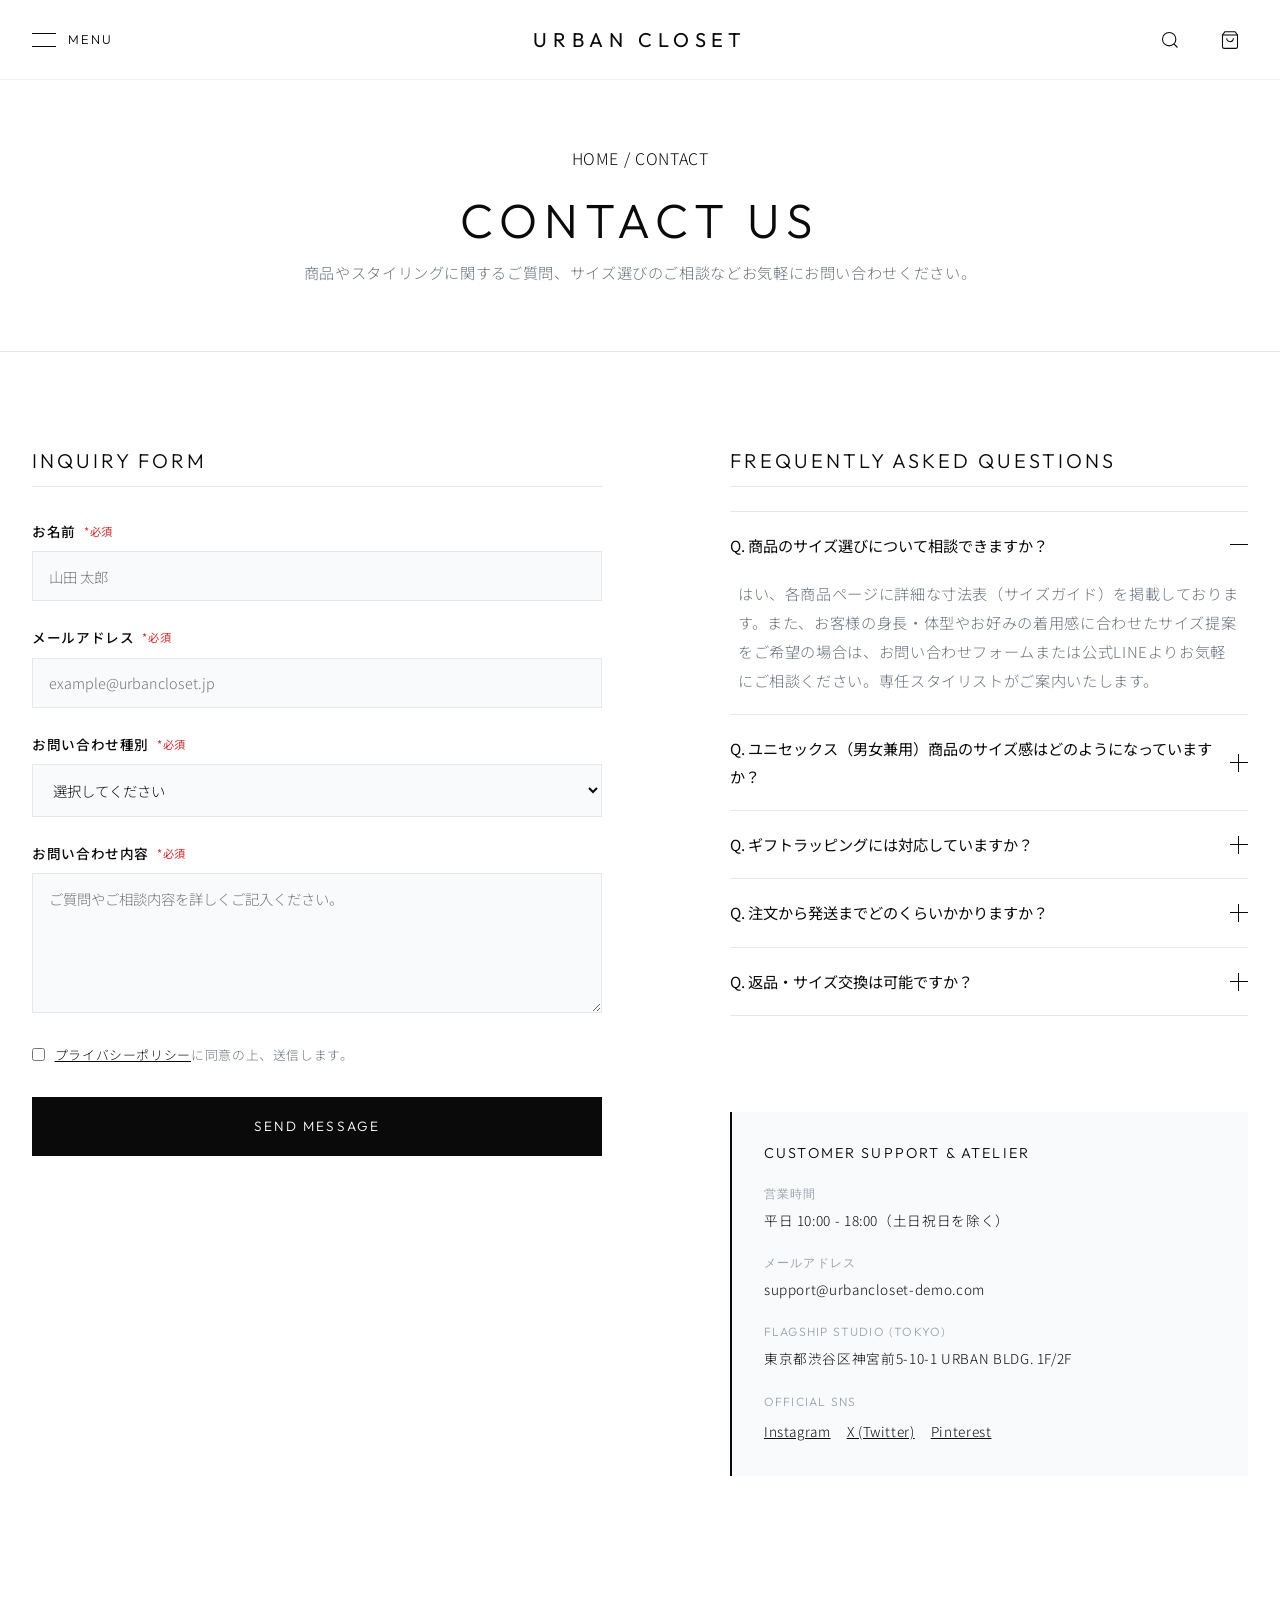
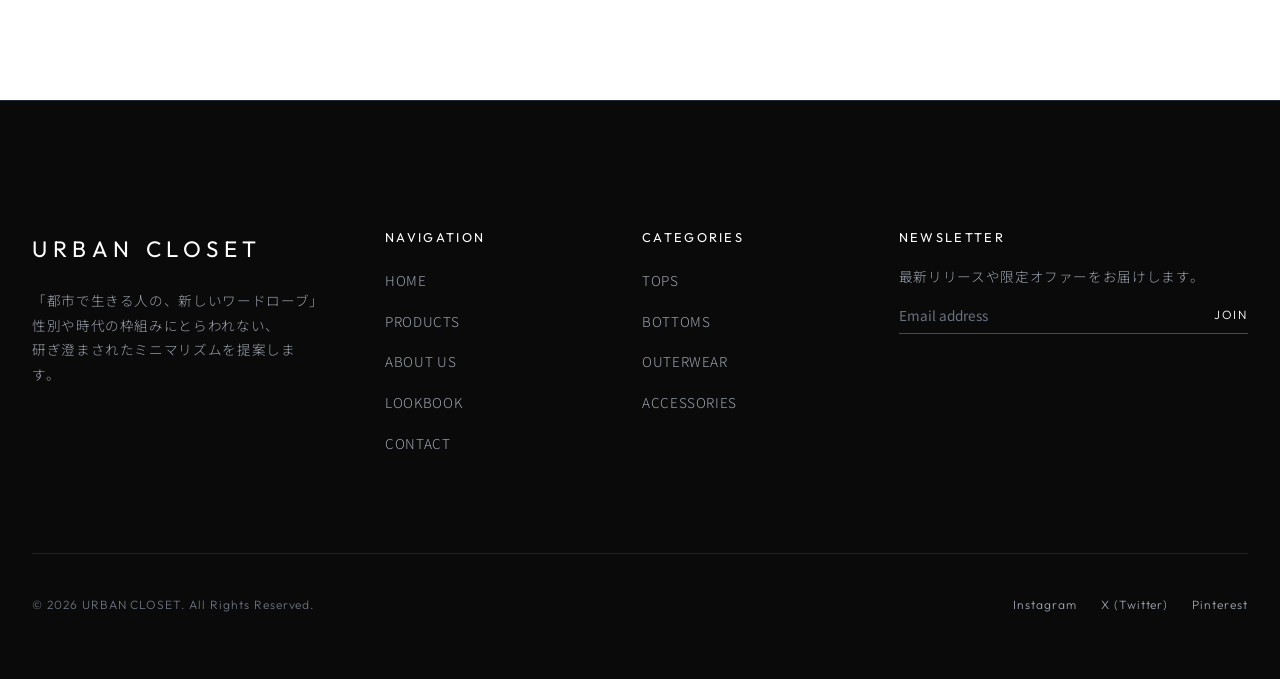
<file: contact.html>
<!DOCTYPE html>
<html lang="ja">
<head>
  <meta charset="UTF-8">
  <meta name="viewport" content="width=device-width, initial-scale=1.0">
  <title>CONTACT | URBAN CLOSET - お問い合わせ</title>
  <meta name="description" content="URBAN CLOSETへのお問い合わせ、サイズ選びのご相談、よくある質問（FAQ）はこちらから。">
  
  <!-- CSS -->
  <link rel="stylesheet" href="css/style.css">
  <link rel="stylesheet" href="css/pages/contact.css">
</head>
<body>

  <!-- ==========================================
       共通ヘッダー (Header)
       ========================================== -->
  <header class="site-header">
    <div class="container header-container">
      <!-- 左：ハンバーガーメニューボタン -->
      <div class="header-left">
        <button type="button" class="menu-toggle-btn" id="openNavBtn" aria-label="メニューを開く">
          <span class="hamburger-icon">
            <span class="hamburger-line"></span>
            <span class="hamburger-line"></span>
          </span>
          <span>MENU</span>
        </button>
      </div>

      <!-- 中央：ブランドロゴ -->
      <div class="header-logo">
        <a href="index.html" class="logo-text">URBAN CLOSET</a>
      </div>

      <!-- 右：検索 & カートボタン -->
      <div class="header-right">
        <button type="button" class="header-icon-btn" id="openSearchBtn" aria-label="商品を検索">
          <svg viewBox="0 0 24 24" fill="none">
            <circle cx="11" cy="11" r="8"></circle>
            <line x1="21" y1="21" x2="16.65" y2="16.65"></line>
          </svg>
        </button>
        <button type="button" class="header-icon-btn open-cart-btn" id="openCartBtn" aria-label="カートを見る">
          <svg viewBox="0 0 24 24" fill="none">
            <path d="M6 2L3 6v14a2 2 0 0 0 2 2h14a2 2 0 0 0 2-2V6l-3-4z"/>
            <line x1="3" y1="6" x2="21" y2="6"/>
            <path d="M16 10a4 4 0 0 1-8 0"/>
          </svg>
          <span class="cart-badge" style="display: none;">0</span>
        </button>
      </div>
    </div>
  </header>

  <!-- ==========================================
       フルスクリーンメニュー (Fullscreen Navigation Overlay)
       ========================================== -->
  <div class="fullscreen-nav" id="fullscreenNav">
    <div class="nav-header">
      <div class="logo-text" style="color:#FFF;">URBAN CLOSET</div>
      <button type="button" class="nav-close-btn" id="closeNavBtn" aria-label="メニューを閉じる">
        <span>CLOSE</span>
        <svg viewBox="0 0 24 24" fill="none" stroke="currentColor" stroke-width="1.5">
          <line x1="18" y1="6" x2="6" y2="18"></line>
          <line x1="6" y1="6" x2="18" y2="18"></line>
        </svg>
      </button>
    </div>

    <div class="nav-content">
      <ul class="nav-main-list">
        <li class="nav-main-item"><a href="index.html" class="nav-main-link"><span class="nav-index">01</span> HOME</a></li>
        <li class="nav-main-item"><a href="products.html" class="nav-main-link"><span class="nav-index">02</span> PRODUCTS</a></li>
        <li class="nav-main-item"><a href="about.html" class="nav-main-link"><span class="nav-index">03</span> ABOUT</a></li>
        <li class="nav-main-item"><a href="lookbook.html" class="nav-main-link"><span class="nav-index">04</span> LOOKBOOK</a></li>
        <li class="nav-main-item"><a href="contact.html" class="nav-main-link"><span class="nav-index">05</span> CONTACT</a></li>
      </ul>

      <div class="nav-sub-info">
        <p class="nav-concept-quote">
          「都市で生きる人の、新しいワードローブ」<br>
          性別や時代の枠組みにとらわれない、研ぎ澄まされたミニマリズムを提案します。
        </p>

        <div class="nav-category-links">
          <div class="nav-category-title">CATEGORIES</div>
          <div class="nav-category-list">
            <a href="products.html?category=ALL">ALL</a>
            <a href="products.html?category=TOPS">TOPS</a>
            <a href="products.html?category=BOTTOMS">BOTTOMS</a>
            <a href="products.html?category=OUTERWEAR">OUTERWEAR</a>
            <a href="products.html?category=ACCESSORIES">ACCESSORIES</a>
          </div>
        </div>

        <div class="nav-footer-meta">
          <a href="https://instagram.com" target="_blank" rel="noopener">Instagram</a>
          <a href="https://twitter.com" target="_blank" rel="noopener">X (Twitter)</a>
          <a href="https://pinterest.com" target="_blank" rel="noopener">Pinterest</a>
        </div>
      </div>
    </div>
  </div>

  <!-- ==========================================
       クイック検索モーダル (Search Modal)
       ========================================== -->
  <div class="search-modal" id="searchModal">
    <div class="search-box">
      <button type="button" class="search-close-btn" id="closeSearchBtn" aria-label="検索を閉じる">
        <svg width="20" height="20" viewBox="0 0 24 24" fill="none" stroke="currentColor" stroke-width="1.5">
          <line x1="18" y1="6" x2="6" y2="18"></line>
          <line x1="6" y1="6" x2="18" y2="18"></line>
        </svg>
      </button>
      <div class="search-input-wrap">
        <input type="text" id="searchInput" class="search-input" placeholder="商品名・カテゴリ・キーワードを入力...">
        <div class="search-input-icon">
          <svg width="20" height="20" viewBox="0 0 24 24" fill="none" stroke="currentColor" stroke-width="1.5">
            <circle cx="11" cy="11" r="8"></circle>
            <line x1="21" y1="21" x2="16.65" y2="16.65"></line>
          </svg>
        </div>
      </div>
      <div class="search-results" id="searchResults"></div>
    </div>
  </div>

  <!-- ==========================================
       スライドイン・カートドロワー (Cart Drawer)
       ========================================== -->
  <div class="cart-drawer-overlay" id="cartDrawerOverlay">
    <aside class="cart-drawer" aria-label="ショッピングカート">
      <div class="cart-drawer-header">
        <h2 class="cart-drawer-title">SHOPPING BAG</h2>
        <button type="button" class="cart-drawer-close" id="closeCartBtn" aria-label="カートを閉じる">
          <svg width="20" height="20" viewBox="0 0 24 24" fill="none" stroke="currentColor" stroke-width="1.5">
            <line x1="18" y1="6" x2="6" y2="18"></line>
            <line x1="6" y1="6" x2="18" y2="18"></line>
          </svg>
        </button>
      </div>
      <div class="cart-items-container" id="cartItemsContainer"></div>
      <div class="cart-drawer-footer">
        <div class="cart-subtotal-row">
          <span class="cart-subtotal-label">SUBTOTAL</span>
          <span class="cart-subtotal-price" id="cartSubtotalPrice">¥0</span>
        </div>
        <button type="button" class="btn btn-primary btn-block" id="cartCheckoutBtn">CHECKOUT</button>
        <p class="cart-notice">※全品送料無料 / 7日以内返品・交換対応</p>
      </div>
    </aside>
  </div>

  <!-- ==========================================
       メインコンテンツ (Main Content)
       ========================================== -->
  <main id="mainContent">

    <!-- ページタイトルヘッダー -->
    <section class="contact-header">
      <div class="container">
        <nav class="breadcrumb" style="justify-content: center; margin-bottom: 1rem;" aria-label="パンくずリスト">
          <a href="index.html">HOME</a>
          <span class="breadcrumb-sep">/</span>
          <span>CONTACT</span>
        </nav>
        <h1 class="page-title">CONTACT US</h1>
        <p class="page-subtitle">商品やスタイリングに関するご質問、サイズ選びのご相談などお気軽にお問い合わせください。</p>
      </div>
    </section>

    <!-- お問い合わせ & FAQレイアウト -->
    <div class="container">
      <div class="contact-layout">

        <!-- 左カラム：お問い合わせフォーム -->
        <section class="contact-form-section">
          <h2 class="contact-section-title">INQUIRY FORM</h2>

          <!-- 送信完了メッセージボックス -->
          <div class="form-success-message" id="formSuccessMessage">
            <svg width="48" height="48" viewBox="0 0 24 24" fill="none" stroke="#0A0A0A" stroke-width="1.5">
              <circle cx="12" cy="12" r="10"></circle>
              <polyline points="16 10 10 16 7 13"></polyline>
            </svg>
            <h3 class="form-success-title">お問い合わせを受け付けました</h3>
            <p class="form-success-text">
              ご入力いただいたメールアドレス宛に確認メールをお送りいたしました。<br>
              通常1〜2営業日以内に担当スタッフよりご返信いたします。
            </p>
            <button type="button" class="btn btn-outline btn-sm" id="resetFormBtn" style="margin-top: 1rem;">
              新しいお問い合わせを入力
            </button>
          </div>

          <!-- フォーム本体 -->
          <form class="contact-form" id="contactForm">
            <div class="form-group">
              <label for="contactName" class="form-label">
                お名前 <span class="form-required">*必須</span>
              </label>
              <input type="text" id="contactName" class="form-input" placeholder="山田 太郎" required>
            </div>

            <div class="form-group">
              <label for="contactEmail" class="form-label">
                メールアドレス <span class="form-required">*必須</span>
              </label>
              <input type="email" id="contactEmail" class="form-input" placeholder="example@urbancloset.jp" required>
            </div>

            <div class="form-group">
              <label for="contactType" class="form-label">
                お問い合わせ種別 <span class="form-required">*必須</span>
              </label>
              <select id="contactType" class="form-select" required>
                <option value="" disabled selected>選択してください</option>
                <option value="size">商品・サイズ選びについて</option>
                <option value="order">ご注文・配送状況について</option>
                <option value="return">返品・交換について</option>
                <option value="press">取材・プレス・スタイリスト様お問い合わせ</option>
                <option value="other">その他のお問い合わせ</option>
              </select>
            </div>

            <div class="form-group">
              <label for="contactMessage" class="form-label">
                お問い合わせ内容 <span class="form-required">*必須</span>
              </label>
              <textarea id="contactMessage" class="form-textarea" placeholder="ご質問やご相談内容を詳しくご記入ください。" required></textarea>
            </div>

            <div class="form-privacy-check">
              <input type="checkbox" id="contactPrivacy" required>
              <label for="contactPrivacy">
                <a href="about.html">プライバシーポリシー</a>に同意の上、送信します。
              </label>
            </div>

            <button type="submit" class="btn btn-primary btn-block" id="contactSubmitBtn" style="margin-top: 0.5rem;">
              SEND MESSAGE
            </button>
          </form>
        </section>

        <!-- 右カラム：FAQ & カスタマーサポート情報 -->
        <div class="contact-side-section">
          
          <!-- よくある質問 (FAQ) -->
          <div>
            <h2 class="contact-section-title" style="margin-bottom: 1.5rem;">FREQUENTLY ASKED QUESTIONS</h2>
            <div class="faq-list" id="faqAccordionList">
              <!-- js/contact.js によって5つのFAQが動的生成されます -->
            </div>
          </div>

          <!-- サポート案内 & アトリエ情報 -->
          <div class="support-info-box">
            <h3 class="support-title">CUSTOMER SUPPORT & ATELIER</h3>
            
            <div class="support-detail-item">
              <span class="support-label">営業時間</span>
              <span class="support-val">平日 10:00 - 18:00（土日祝日を除く）</span>
            </div>

            <div class="support-detail-item">
              <span class="support-label">メールアドレス</span>
              <span class="support-val">support@urbancloset-demo.com</span>
            </div>

            <div class="support-detail-item">
              <span class="support-label">FLAGSHIP STUDIO (TOKYO)</span>
              <span class="support-val">東京都渋谷区神宮前5-10-1 URBAN BLDG. 1F/2F</span>
            </div>

            <div class="support-detail-item">
              <span class="support-label">OFFICIAL SNS</span>
              <div style="display: flex; gap: 1rem; margin-top: 0.25rem;">
                <a href="https://instagram.com" target="_blank" rel="noopener" style="text-decoration: underline; font-size: 0.85rem;">Instagram</a>
                <a href="https://twitter.com" target="_blank" rel="noopener" style="text-decoration: underline; font-size: 0.85rem;">X (Twitter)</a>
                <a href="https://pinterest.com" target="_blank" rel="noopener" style="text-decoration: underline; font-size: 0.85rem;">Pinterest</a>
              </div>
            </div>
          </div>

        </div>

      </div>
    </div>
  </main>

  <!-- ==========================================
       共通フッター (Footer)
       ========================================== -->
  <footer class="site-footer">
    <div class="container">
      <div class="footer-top">
        <div class="footer-brand">
          <span class="footer-logo">URBAN CLOSET</span>
          <p class="footer-tagline">
            <span class="text-row">「都市で生きる人の、新しいワードローブ」</span>
            <span class="text-row">性別や時代の枠組みにとらわれない、</span>
            <span class="text-row">研ぎ澄まされたミニマリズムを提案します。</span>
          </p>
        </div>

        <div>
          <h3 class="footer-column-title">NAVIGATION</h3>
          <ul class="footer-links">
            <li><a href="index.html">HOME</a></li>
            <li><a href="products.html">PRODUCTS</a></li>
            <li><a href="about.html">ABOUT US</a></li>
            <li><a href="lookbook.html">LOOKBOOK</a></li>
            <li><a href="contact.html">CONTACT</a></li>
          </ul>
        </div>

        <div>
          <h3 class="footer-column-title">CATEGORIES</h3>
          <ul class="footer-links">
            <li><a href="products.html?category=TOPS">TOPS</a></li>
            <li><a href="products.html?category=BOTTOMS">BOTTOMS</a></li>
            <li><a href="products.html?category=OUTERWEAR">OUTERWEAR</a></li>
            <li><a href="products.html?category=ACCESSORIES">ACCESSORIES</a></li>
          </ul>
        </div>

        <div>
          <h3 class="footer-column-title">NEWSLETTER</h3>
          <p class="footer-newsletter-text">
            最新リリースや限定オファーをお届けします。
          </p>
          <form class="footer-form">
            <input type="email" placeholder="Email address" required>
            <button type="submit">JOIN</button>
          </form>
        </div>
      </div>

      <div class="footer-bottom">
        <div>&copy; 2026 URBAN CLOSET. All Rights Reserved.</div>
        <div class="footer-sns">
          <a href="https://instagram.com" target="_blank" rel="noopener">Instagram</a>
          <a href="https://twitter.com" target="_blank" rel="noopener">X (Twitter)</a>
          <a href="https://pinterest.com" target="_blank" rel="noopener">Pinterest</a>
        </div>
      </div>
    </div>
  </footer>

  <!-- Scripts -->
  <script src="js/data.js"></script>
  <script src="js/common.js"></script>
  <script src="js/contact.js"></script>
</body>
</html>
</file>
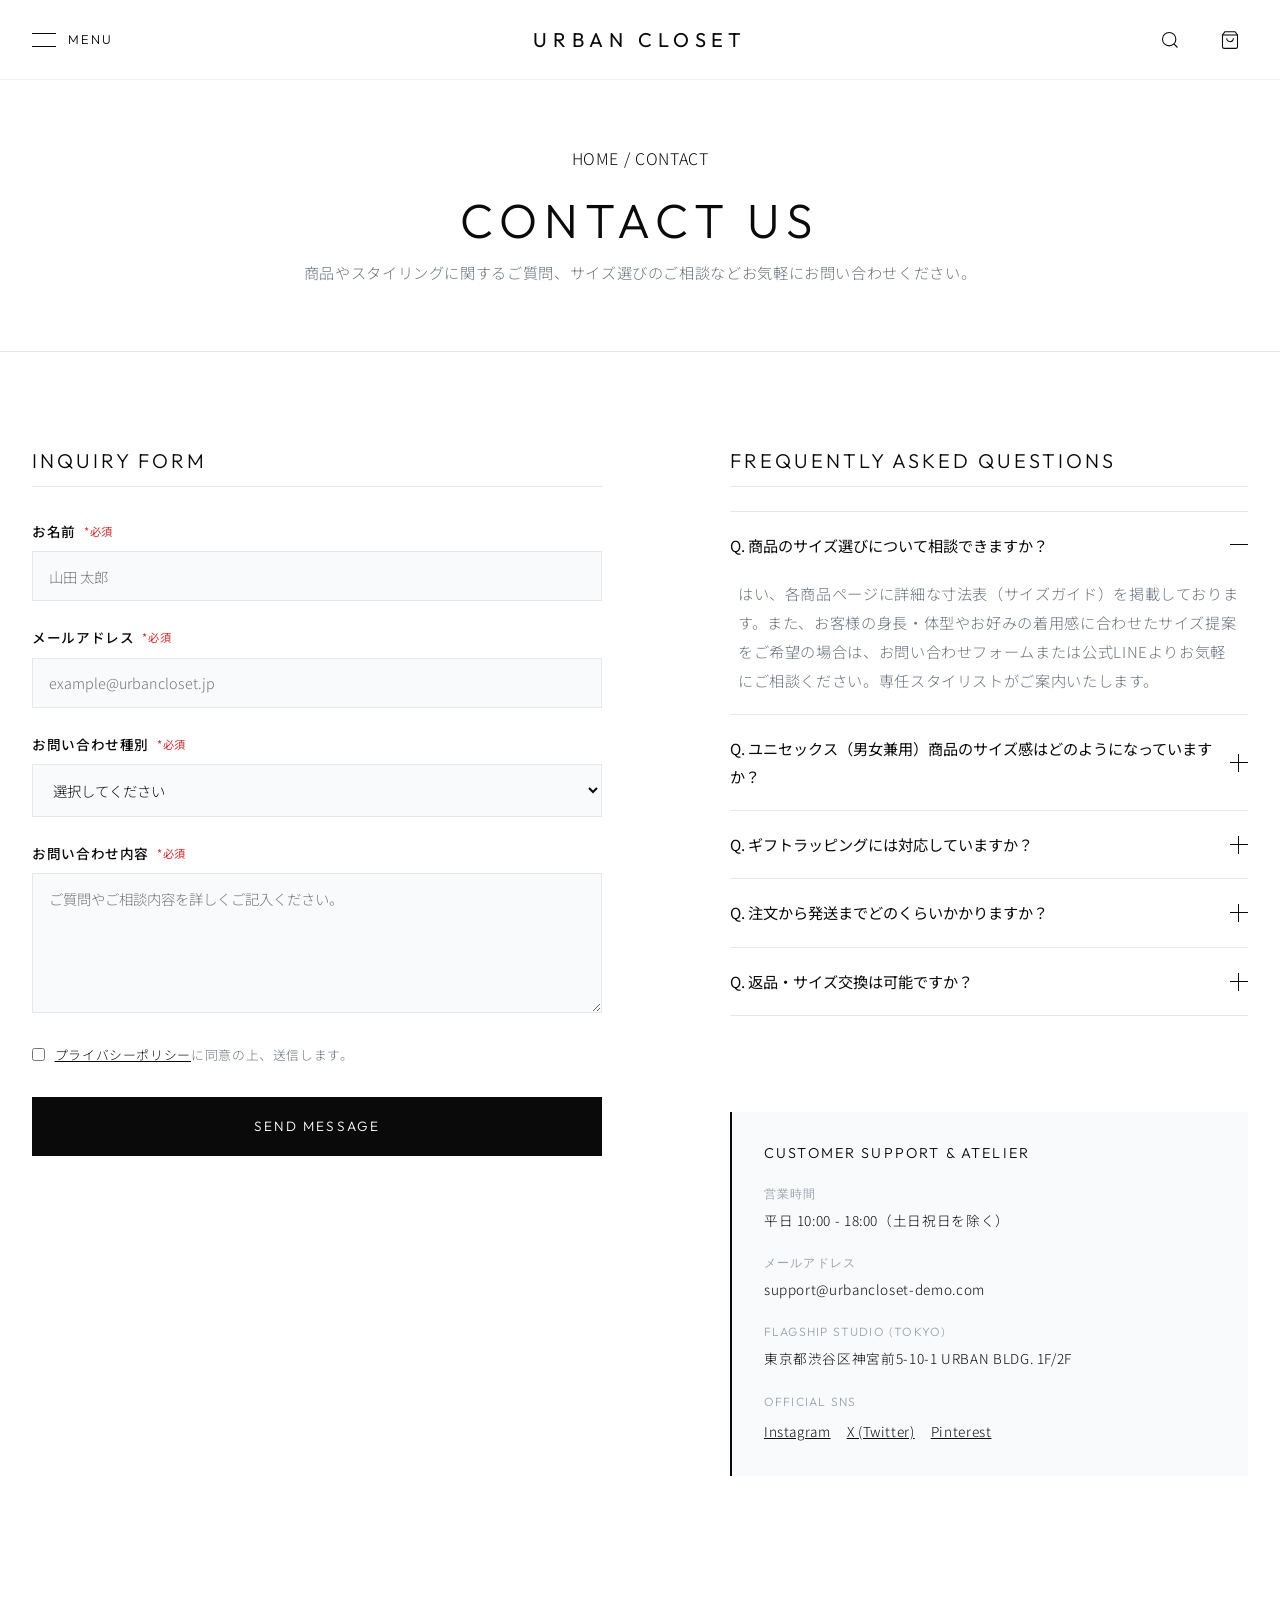
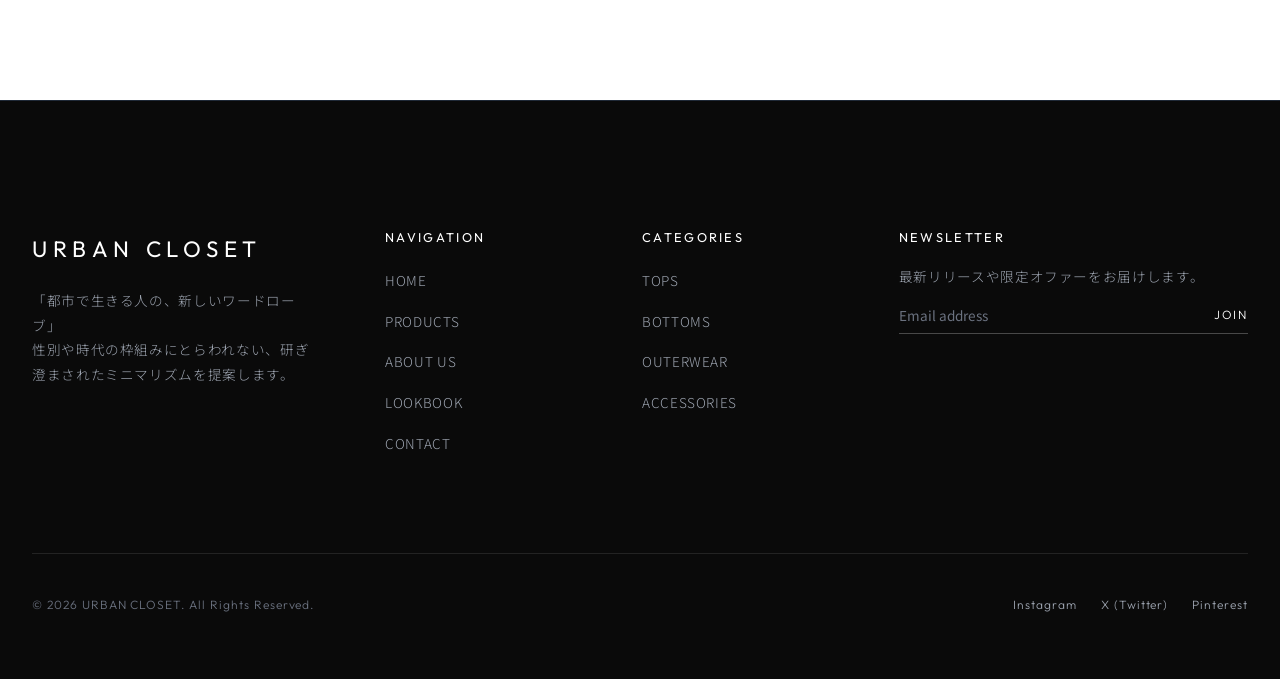
<file: ec-eri-202608/contact.html>
<!DOCTYPE html>
<html lang="ja">
<head>
  <meta charset="UTF-8">
  <meta name="viewport" content="width=device-width, initial-scale=1.0">
  <title>CONTACT | URBAN CLOSET - お問い合わせ</title>
  <meta name="description" content="URBAN CLOSETへのお問い合わせ、サイズ選びのご相談、よくある質問（FAQ）はこちらから。">
  
  <!-- CSS -->
  <link rel="stylesheet" href="css/style.css">
  <link rel="stylesheet" href="css/pages/contact.css">
</head>
<body>

  <!-- ==========================================
       共通ヘッダー (Header)
       ========================================== -->
  <header class="site-header">
    <div class="container header-container">
      <!-- 左：ハンバーガーメニューボタン -->
      <div class="header-left">
        <button type="button" class="menu-toggle-btn" id="openNavBtn" aria-label="メニューを開く">
          <span class="hamburger-icon">
            <span class="hamburger-line"></span>
            <span class="hamburger-line"></span>
          </span>
          <span>MENU</span>
        </button>
      </div>

      <!-- 中央：ブランドロゴ -->
      <div class="header-logo">
        <a href="index.html" class="logo-text">URBAN CLOSET</a>
      </div>

      <!-- 右：検索 & カートボタン -->
      <div class="header-right">
        <button type="button" class="header-icon-btn" id="openSearchBtn" aria-label="商品を検索">
          <svg viewBox="0 0 24 24" fill="none">
            <circle cx="11" cy="11" r="8"></circle>
            <line x1="21" y1="21" x2="16.65" y2="16.65"></line>
          </svg>
        </button>
        <button type="button" class="header-icon-btn open-cart-btn" id="openCartBtn" aria-label="カートを見る">
          <svg viewBox="0 0 24 24" fill="none">
            <path d="M6 2L3 6v14a2 2 0 0 0 2 2h14a2 2 0 0 0 2-2V6l-3-4z"/>
            <line x1="3" y1="6" x2="21" y2="6"/>
            <path d="M16 10a4 4 0 0 1-8 0"/>
          </svg>
          <span class="cart-badge" style="display: none;">0</span>
        </button>
      </div>
    </div>
  </header>

  <!-- ==========================================
       フルスクリーンメニュー (Fullscreen Navigation Overlay)
       ========================================== -->
  <div class="fullscreen-nav" id="fullscreenNav">
    <div class="nav-header">
      <div class="logo-text" style="color:#FFF;">URBAN CLOSET</div>
      <button type="button" class="nav-close-btn" id="closeNavBtn" aria-label="メニューを閉じる">
        <span>CLOSE</span>
        <svg viewBox="0 0 24 24" fill="none" stroke="currentColor" stroke-width="1.5">
          <line x1="18" y1="6" x2="6" y2="18"></line>
          <line x1="6" y1="6" x2="18" y2="18"></line>
        </svg>
      </button>
    </div>

    <div class="nav-content">
      <ul class="nav-main-list">
        <li class="nav-main-item"><a href="index.html" class="nav-main-link"><span class="nav-index">01</span> HOME</a></li>
        <li class="nav-main-item"><a href="products.html" class="nav-main-link"><span class="nav-index">02</span> PRODUCTS</a></li>
        <li class="nav-main-item"><a href="about.html" class="nav-main-link"><span class="nav-index">03</span> ABOUT</a></li>
        <li class="nav-main-item"><a href="lookbook.html" class="nav-main-link"><span class="nav-index">04</span> LOOKBOOK</a></li>
        <li class="nav-main-item"><a href="contact.html" class="nav-main-link"><span class="nav-index">05</span> CONTACT</a></li>
      </ul>

      <div class="nav-sub-info">
        <p class="nav-concept-quote">
          「都市で生きる人の、新しいワードローブ」<br>
          性別や時代の枠組みにとらわれない、研ぎ澄まされたミニマリズムを提案します。
        </p>

        <div class="nav-category-links">
          <div class="nav-category-title">CATEGORIES</div>
          <div class="nav-category-list">
            <a href="products.html?category=ALL">ALL</a>
            <a href="products.html?category=TOPS">TOPS</a>
            <a href="products.html?category=BOTTOMS">BOTTOMS</a>
            <a href="products.html?category=OUTERWEAR">OUTERWEAR</a>
            <a href="products.html?category=ACCESSORIES">ACCESSORIES</a>
          </div>
        </div>

        <div class="nav-footer-meta">
          <a href="https://instagram.com" target="_blank" rel="noopener">Instagram</a>
          <a href="https://twitter.com" target="_blank" rel="noopener">X (Twitter)</a>
          <a href="https://pinterest.com" target="_blank" rel="noopener">Pinterest</a>
        </div>
      </div>
    </div>
  </div>

  <!-- ==========================================
       クイック検索モーダル (Search Modal)
       ========================================== -->
  <div class="search-modal" id="searchModal">
    <div class="search-box">
      <button type="button" class="search-close-btn" id="closeSearchBtn" aria-label="検索を閉じる">
        <svg width="20" height="20" viewBox="0 0 24 24" fill="none" stroke="currentColor" stroke-width="1.5">
          <line x1="18" y1="6" x2="6" y2="18"></line>
          <line x1="6" y1="6" x2="18" y2="18"></line>
        </svg>
      </button>
      <div class="search-input-wrap">
        <input type="text" id="searchInput" class="search-input" placeholder="商品名・カテゴリ・キーワードを入力...">
        <div class="search-input-icon">
          <svg width="20" height="20" viewBox="0 0 24 24" fill="none" stroke="currentColor" stroke-width="1.5">
            <circle cx="11" cy="11" r="8"></circle>
            <line x1="21" y1="21" x2="16.65" y2="16.65"></line>
          </svg>
        </div>
      </div>
      <div class="search-results" id="searchResults"></div>
    </div>
  </div>

  <!-- ==========================================
       スライドイン・カートドロワー (Cart Drawer)
       ========================================== -->
  <div class="cart-drawer-overlay" id="cartDrawerOverlay">
    <aside class="cart-drawer" aria-label="ショッピングカート">
      <div class="cart-drawer-header">
        <h2 class="cart-drawer-title">SHOPPING BAG</h2>
        <button type="button" class="cart-drawer-close" id="closeCartBtn" aria-label="カートを閉じる">
          <svg width="20" height="20" viewBox="0 0 24 24" fill="none" stroke="currentColor" stroke-width="1.5">
            <line x1="18" y1="6" x2="6" y2="18"></line>
            <line x1="6" y1="6" x2="18" y2="18"></line>
          </svg>
        </button>
      </div>
      <div class="cart-items-container" id="cartItemsContainer"></div>
      <div class="cart-drawer-footer">
        <div class="cart-subtotal-row">
          <span class="cart-subtotal-label">SUBTOTAL</span>
          <span class="cart-subtotal-price" id="cartSubtotalPrice">¥0</span>
        </div>
        <button type="button" class="btn btn-primary btn-block" id="cartCheckoutBtn">CHECKOUT</button>
        <p class="cart-notice">※全品送料無料 / 7日以内返品・交換対応</p>
      </div>
    </aside>
  </div>

  <!-- ==========================================
       メインコンテンツ (Main Content)
       ========================================== -->
  <main id="mainContent">

    <!-- ページタイトルヘッダー -->
    <section class="contact-header">
      <div class="container">
        <nav class="breadcrumb" style="justify-content: center; margin-bottom: 1rem;" aria-label="パンくずリスト">
          <a href="index.html">HOME</a>
          <span class="breadcrumb-sep">/</span>
          <span>CONTACT</span>
        </nav>
        <h1 class="page-title">CONTACT US</h1>
        <p class="page-subtitle">商品やスタイリングに関するご質問、サイズ選びのご相談などお気軽にお問い合わせください。</p>
      </div>
    </section>

    <!-- お問い合わせ & FAQレイアウト -->
    <div class="container">
      <div class="contact-layout">

        <!-- 左カラム：お問い合わせフォーム -->
        <section class="contact-form-section">
          <h2 class="contact-section-title">INQUIRY FORM</h2>

          <!-- 送信完了メッセージボックス -->
          <div class="form-success-message" id="formSuccessMessage">
            <svg width="48" height="48" viewBox="0 0 24 24" fill="none" stroke="#0A0A0A" stroke-width="1.5">
              <circle cx="12" cy="12" r="10"></circle>
              <polyline points="16 10 10 16 7 13"></polyline>
            </svg>
            <h3 class="form-success-title">お問い合わせを受け付けました</h3>
            <p class="form-success-text">
              ご入力いただいたメールアドレス宛に確認メールをお送りいたしました。<br>
              通常1〜2営業日以内に担当スタッフよりご返信いたします。
            </p>
            <button type="button" class="btn btn-outline btn-sm" id="resetFormBtn" style="margin-top: 1rem;">
              新しいお問い合わせを入力
            </button>
          </div>

          <!-- フォーム本体 -->
          <form class="contact-form" id="contactForm">
            <div class="form-group">
              <label for="contactName" class="form-label">
                お名前 <span class="form-required">*必須</span>
              </label>
              <input type="text" id="contactName" class="form-input" placeholder="山田 太郎" required>
            </div>

            <div class="form-group">
              <label for="contactEmail" class="form-label">
                メールアドレス <span class="form-required">*必須</span>
              </label>
              <input type="email" id="contactEmail" class="form-input" placeholder="example@urbancloset.jp" required>
            </div>

            <div class="form-group">
              <label for="contactType" class="form-label">
                お問い合わせ種別 <span class="form-required">*必須</span>
              </label>
              <select id="contactType" class="form-select" required>
                <option value="" disabled selected>選択してください</option>
                <option value="size">商品・サイズ選びについて</option>
                <option value="order">ご注文・配送状況について</option>
                <option value="return">返品・交換について</option>
                <option value="press">取材・プレス・スタイリスト様お問い合わせ</option>
                <option value="other">その他のお問い合わせ</option>
              </select>
            </div>

            <div class="form-group">
              <label for="contactMessage" class="form-label">
                お問い合わせ内容 <span class="form-required">*必須</span>
              </label>
              <textarea id="contactMessage" class="form-textarea" placeholder="ご質問やご相談内容を詳しくご記入ください。" required></textarea>
            </div>

            <div class="form-privacy-check">
              <input type="checkbox" id="contactPrivacy" required>
              <label for="contactPrivacy">
                <a href="about.html">プライバシーポリシー</a>に同意の上、送信します。
              </label>
            </div>

            <button type="submit" class="btn btn-primary btn-block" id="contactSubmitBtn" style="margin-top: 0.5rem;">
              SEND MESSAGE
            </button>
          </form>
        </section>

        <!-- 右カラム：FAQ & カスタマーサポート情報 -->
        <div class="contact-side-section">
          
          <!-- よくある質問 (FAQ) -->
          <div>
            <h2 class="contact-section-title" style="margin-bottom: 1.5rem;">FREQUENTLY ASKED QUESTIONS</h2>
            <div class="faq-list" id="faqAccordionList">
              <!-- js/contact.js によって5つのFAQが動的生成されます -->
            </div>
          </div>

          <!-- サポート案内 & アトリエ情報 -->
          <div class="support-info-box">
            <h3 class="support-title">CUSTOMER SUPPORT & ATELIER</h3>
            
            <div class="support-detail-item">
              <span class="support-label">営業時間</span>
              <span class="support-val">平日 10:00 - 18:00（土日祝日を除く）</span>
            </div>

            <div class="support-detail-item">
              <span class="support-label">メールアドレス</span>
              <span class="support-val">support@urbancloset-demo.com</span>
            </div>

            <div class="support-detail-item">
              <span class="support-label">FLAGSHIP STUDIO (TOKYO)</span>
              <span class="support-val">東京都渋谷区神宮前5-10-1 URBAN BLDG. 1F/2F</span>
            </div>

            <div class="support-detail-item">
              <span class="support-label">OFFICIAL SNS</span>
              <div style="display: flex; gap: 1rem; margin-top: 0.25rem;">
                <a href="https://instagram.com" target="_blank" rel="noopener" style="text-decoration: underline; font-size: 0.85rem;">Instagram</a>
                <a href="https://twitter.com" target="_blank" rel="noopener" style="text-decoration: underline; font-size: 0.85rem;">X (Twitter)</a>
                <a href="https://pinterest.com" target="_blank" rel="noopener" style="text-decoration: underline; font-size: 0.85rem;">Pinterest</a>
              </div>
            </div>
          </div>

        </div>

      </div>
    </div>
  </main>

  <!-- ==========================================
       共通フッター (Footer)
       ========================================== -->
  <footer class="site-footer">
    <div class="container">
      <div class="footer-top">
        <div class="footer-brand">
          <span class="footer-logo">URBAN CLOSET</span>
          <p class="footer-tagline">
            「都市で生きる人の、新しいワードローブ」<br>
            性別や時代の枠組みにとらわれない、研ぎ澄まされたミニマリズムを提案します。
          </p>
        </div>

        <div>
          <h3 class="footer-column-title">NAVIGATION</h3>
          <ul class="footer-links">
            <li><a href="index.html">HOME</a></li>
            <li><a href="products.html">PRODUCTS</a></li>
            <li><a href="about.html">ABOUT US</a></li>
            <li><a href="lookbook.html">LOOKBOOK</a></li>
            <li><a href="contact.html">CONTACT</a></li>
          </ul>
        </div>

        <div>
          <h3 class="footer-column-title">CATEGORIES</h3>
          <ul class="footer-links">
            <li><a href="products.html?category=TOPS">TOPS</a></li>
            <li><a href="products.html?category=BOTTOMS">BOTTOMS</a></li>
            <li><a href="products.html?category=OUTERWEAR">OUTERWEAR</a></li>
            <li><a href="products.html?category=ACCESSORIES">ACCESSORIES</a></li>
          </ul>
        </div>

        <div>
          <h3 class="footer-column-title">NEWSLETTER</h3>
          <p class="footer-newsletter-text">
            最新リリースや限定オファーをお届けします。
          </p>
          <form class="footer-form">
            <input type="email" placeholder="Email address" required>
            <button type="submit">JOIN</button>
          </form>
        </div>
      </div>

      <div class="footer-bottom">
        <div>&copy; 2026 URBAN CLOSET. All Rights Reserved.</div>
        <div class="footer-sns">
          <a href="https://instagram.com" target="_blank" rel="noopener">Instagram</a>
          <a href="https://twitter.com" target="_blank" rel="noopener">X (Twitter)</a>
          <a href="https://pinterest.com" target="_blank" rel="noopener">Pinterest</a>
        </div>
      </div>
    </div>
  </footer>

  <!-- Scripts -->
  <script src="js/data.js"></script>
  <script src="js/common.js"></script>
  <script src="js/contact.js"></script>
</body>
</html>
</file>
<file: css/style.css>
/* ==========================================================================
   URBAN CLOSET - Design System & Common Styles
   Concept: Minimalist, Mode, Genderless, Timeless Urban Aesthetic
   ========================================================================== */

@import url('https://fonts.googleapis.com/css2?family=Noto+Sans+JP:wght@300;400;500;700&family=Outfit:wght@200;300;400;500;600&display=swap');

/* --- CSS Variables / Design Tokens --- */
:root {
  /* Colors */
  --color-bg: #FFFFFF;
  --color-bg-subtle: #F9FAFB;
  --color-bg-alt: #F3F4F6;
  --color-text-main: #0A0A0A;
  --color-text-muted: #6B7280;
  --color-text-light: #9CA3AF;
  --color-border: #E5E7EB;
  --color-border-dark: #111111;
  --color-accent: #0A0A0A;

  /* Typography */
  --font-en: 'Outfit', -apple-system, BlinkMacSystemFont, 'Helvetica Neue', sans-serif;
  --font-ja: 'Noto Sans JP', -apple-system, BlinkMacSystemFont, sans-serif;

  /* Spacing */
  --space-xs: 0.5rem;   /* 8px */
  --space-sm: 1rem;     /* 16px */
  --space-md: 1.5rem;   /* 24px */
  --space-lg: 2.5rem;   /* 40px */
  --space-xl: 4rem;     /* 64px */
  --space-2xl: 6rem;    /* 96px */
  --space-3xl: 8rem;    /* 128px */

  /* Layout */
  --container-width: 1360px;
  --container-padding: 2rem;
  --header-height: 80px;

  /* Transitions */
  --transition-fast: 0.2s cubic-bezier(0.16, 1, 0.3, 1);
  --transition-normal: 0.4s cubic-bezier(0.16, 1, 0.3, 1);
  --transition-slow: 0.7s cubic-bezier(0.16, 1, 0.3, 1);
}

/* --- Base & Reset --- */
*, *::before, *::after {
  box-sizing: border-box;
  margin: 0;
  padding: 0;
}

html {
  font-size: 16px;
  scroll-behavior: smooth;
  -webkit-font-smoothing: antialiased;
  -moz-osx-font-smoothing: grayscale;
  -webkit-text-size-adjust: 100%;
  max-width: 100%;
  overflow-x: hidden;
}

body {
  font-family: var(--font-ja);
  font-weight: 300;
  color: var(--color-text-main);
  background-color: var(--color-bg);
  line-height: 1.8;
  letter-spacing: 0.04em;
  max-width: 100%;
  overflow-x: hidden;
  position: relative;
}

/* Typography Helpers */
h1, h2, h3, h4, h5, h6 {
  font-family: var(--font-en);
  font-weight: 300;
  letter-spacing: 0.08em;
  color: var(--color-text-main);
  line-height: 1.3;
}

p {
  color: var(--color-text-muted);
  font-size: 0.95rem;
}

a {
  color: inherit;
  text-decoration: none;
  transition: opacity var(--transition-fast);
}

a:hover {
  opacity: 0.7;
}

img {
  max-width: 100%;
  height: auto;
  display: block;
}

button {
  background: none;
  border: none;
  font: inherit;
  cursor: pointer;
  color: inherit;
}

ul, ol {
  list-style: none;
}

/* --- Containers & Layout --- */
.container {
  max-width: var(--container-width);
  margin-left: auto;
  margin-right: auto;
  padding-left: var(--container-padding);
  padding-right: var(--container-padding);
}

.container-narrow {
  max-width: 900px;
  margin-left: auto;
  margin-right: auto;
  padding-left: var(--container-padding);
  padding-right: var(--container-padding);
}

.section {
  padding-top: var(--space-2xl);
  padding-bottom: var(--space-2xl);
}

.section-header {
  margin-bottom: var(--space-xl);
  display: flex;
  justify-content: space-between;
  align-items: flex-end;
  border-bottom: 1px solid var(--color-border);
  padding-bottom: var(--space-sm);
}

.section-title {
  font-size: 1.75rem;
  letter-spacing: 0.15em;
  text-transform: uppercase;
}

.section-subtitle {
  font-family: var(--font-ja);
  font-size: 0.85rem;
  color: var(--color-text-muted);
  margin-top: 0.35rem;
}

.section-link {
  font-family: var(--font-en);
  font-size: 0.85rem;
  letter-spacing: 0.12em;
  text-transform: uppercase;
  display: inline-flex;
  align-items: center;
  gap: 0.5rem;
  border-bottom: 1px solid transparent;
  padding-bottom: 2px;
  transition: border-color var(--transition-fast);
}

.section-link:hover {
  border-bottom-color: var(--color-text-main);
  opacity: 1;
}

/* --- Buttons --- */
.btn {
  display: inline-flex;
  align-items: center;
  justify-content: center;
  font-family: var(--font-en);
  font-size: 0.85rem;
  letter-spacing: 0.15em;
  text-transform: uppercase;
  padding: 1rem 2.2rem;
  transition: all var(--transition-normal);
  text-align: center;
  position: relative;
  overflow: hidden;
}

.btn-primary {
  background-color: var(--color-text-main);
  color: #FFFFFF;
  border: 1px solid var(--color-text-main);
}

.btn-primary:hover {
  background-color: #262626;
  opacity: 1;
}

.btn-outline {
  background-color: transparent;
  color: var(--color-text-main);
  border: 1px solid var(--color-text-main);
}

.btn-outline:hover {
  background-color: var(--color-text-main);
  color: #FFFFFF;
  opacity: 1;
}

.btn-sm {
  padding: 0.65rem 1.4rem;
  font-size: 0.75rem;
}

.btn-block {
  width: 100%;
}

/* --- Header --- */
.site-header {
  position: fixed;
  top: 0;
  left: 0;
  width: 100%;
  height: var(--header-height);
  background-color: rgba(255, 255, 255, 0.95);
  backdrop-filter: blur(10px);
  -webkit-backdrop-filter: blur(10px);
  z-index: 100;
  transition: background-color var(--transition-normal), border-color var(--transition-normal);
  border-bottom: 1px solid rgba(229, 231, 235, 0.6);
}

.site-header.is-scrolled {
  background-color: rgba(255, 255, 255, 0.98);
  border-bottom: 1px solid var(--color-border);
}

.site-header.header-dark {
  background-color: transparent;
  border-bottom-color: transparent;
  color: #FFFFFF;
}

.site-header.header-dark.is-scrolled {
  background-color: rgba(255, 255, 255, 0.98);
  border-bottom: 1px solid var(--color-border);
  color: var(--color-text-main);
}

.header-container {
  display: grid;
  grid-template-columns: 1fr auto 1fr;
  align-items: center;
  height: 100%;
}

.header-left {
  display: flex;
  align-items: center;
  gap: 1.5rem;
}

.menu-toggle-btn {
  display: flex;
  align-items: center;
  gap: 0.75rem;
  font-family: var(--font-en);
  font-size: 0.8rem;
  letter-spacing: 0.15em;
  text-transform: uppercase;
  padding: 0.5rem 0;
}

.hamburger-icon {
  width: 24px;
  height: 14px;
  position: relative;
  display: flex;
  flex-direction: column;
  justify-content: space-between;
}

.hamburger-line {
  width: 100%;
  height: 1px;
  background-color: currentColor;
  transition: transform var(--transition-fast), opacity var(--transition-fast);
}

.header-logo {
  text-align: center;
}

.logo-text {
  font-family: var(--font-en);
  font-size: 1.25rem;
  font-weight: 400;
  letter-spacing: 0.28em;
  text-transform: uppercase;
  white-space: nowrap;
}

.header-right {
  display: flex;
  justify-content: flex-end;
  align-items: center;
  gap: 1.5rem;
}

.header-icon-btn {
  display: flex;
  align-items: center;
  justify-content: center;
  position: relative;
  padding: 0.5rem;
}

.header-icon-btn svg {
  width: 20px;
  height: 20px;
  stroke: currentColor;
  stroke-width: 1.3;
}

.cart-badge {
  position: absolute;
  top: 2px;
  right: 0px;
  background-color: var(--color-text-main);
  color: #FFFFFF;
  font-family: var(--font-en);
  font-size: 0.65rem;
  width: 16px;
  height: 16px;
  border-radius: 50%;
  display: flex;
  align-items: center;
  justify-content: center;
  font-weight: 500;
}

.header-dark:not(.is-scrolled) .cart-badge {
  background-color: #FFFFFF;
  color: var(--color-text-main);
}

/* --- Fullscreen Navigation Overlay --- */
.fullscreen-nav {
  position: fixed;
  top: 0;
  left: 0;
  width: 100vw;
  height: 100vh;
  background-color: #0A0A0A;
  color: #FFFFFF;
  z-index: 200;
  opacity: 0;
  visibility: hidden;
  transition: opacity var(--transition-slow), visibility var(--transition-slow);
  overflow-y: auto;
  display: flex;
  flex-direction: column;
}

.fullscreen-nav.is-open {
  opacity: 1;
  visibility: visible;
}

.nav-header {
  min-height: 110px;
  display: flex;
  justify-content: space-between;
  align-items: center;
  padding: max(1.5rem, env(safe-area-inset-top, 1.5rem)) var(--container-padding) 1.5rem var(--container-padding);
  border-bottom: 1px solid rgba(255, 255, 255, 0.15);
  box-sizing: border-box;
}

.nav-header .logo-text {
  font-size: 1.35rem;
  letter-spacing: 0.3em;
}

.nav-close-btn {
  display: flex;
  align-items: center;
  gap: 0.75rem;
  font-family: var(--font-en);
  font-size: 0.85rem;
  font-weight: 400;
  letter-spacing: 0.2em;
  text-transform: uppercase;
  color: #FFFFFF;
  padding: 0.75rem 1.25rem;
  border: 1px solid rgba(255, 255, 255, 0.4);
  background-color: rgba(255, 255, 255, 0.08);
  transition: all var(--transition-fast);
  cursor: pointer;
}

.nav-close-btn:hover {
  background-color: rgba(255, 255, 255, 0.2);
  border-color: #FFFFFF;
  opacity: 1;
}

.nav-close-btn svg {
  width: 20px;
  height: 20px;
  stroke-width: 1.6;
}

/* 1行を崩さず綺麗に表示するためのユーティリティクラス */
.text-row {
  display: block;
  width: 100%;
}

.nav-content {
  flex: 1;
  max-width: var(--container-width);
  margin: 0 auto;
  width: 100%;
  padding: var(--space-xl) var(--container-padding);
  display: grid;
  grid-template-columns: 1.5fr 1fr;
  gap: var(--space-2xl);
  align-items: center;
}

.nav-main-list {
  display: flex;
  flex-direction: column;
  gap: 1.25rem;
}

.nav-main-item {
  overflow: hidden;
}

.nav-main-link {
  font-family: var(--font-en);
  font-size: clamp(1.25rem, 2.2vw, 1.85rem);
  font-weight: 300;
  letter-spacing: 0.12em;
  text-transform: uppercase;
  display: inline-flex;
  align-items: center;
  gap: 1.25rem;
  color: #FFFFFF;
  position: relative;
  padding: 0.4rem 0;
  transition: transform var(--transition-fast), color var(--transition-fast), opacity var(--transition-fast);
}

.nav-index {
  font-size: 0.75rem;
  color: var(--color-text-muted);
  font-family: var(--font-en);
  font-weight: 400;
  letter-spacing: 0.15em;
}

.nav-main-link::after {
  content: '';
  position: absolute;
  bottom: 0;
  left: 0;
  width: 0;
  height: 1px;
  background-color: rgba(255, 255, 255, 0.6);
  transition: width var(--transition-fast);
}

.nav-main-link:hover {
  color: #FFFFFF;
  transform: translateX(8px);
  opacity: 1;
}

.nav-main-link:hover::after {
  width: 100%;
}

.nav-sub-info {
  display: flex;
  flex-direction: column;
  gap: var(--space-lg);
  border-left: 1px solid rgba(255, 255, 255, 0.15);
  padding-left: var(--space-xl);
}

.nav-concept-quote {
  font-size: 0.95rem;
  line-height: 1.9;
  color: #9CA3AF;
  font-weight: 300;
}

.nav-category-links {
  display: flex;
  flex-direction: column;
  gap: 0.6rem;
}

.nav-category-title {
  font-family: var(--font-en);
  font-size: 0.75rem;
  letter-spacing: 0.18em;
  text-transform: uppercase;
  color: #6B7280;
  margin-bottom: 0.5rem;
}

.nav-category-list {
  display: flex;
  flex-wrap: wrap;
  gap: 1.2rem;
}

.nav-category-list a {
  font-family: var(--font-en);
  font-size: 0.85rem;
  letter-spacing: 0.1em;
  color: #D1D5DB;
}

.nav-category-list a:hover {
  color: #FFFFFF;
}

.nav-footer-meta {
  display: flex;
  gap: 2rem;
  font-family: var(--font-en);
  font-size: 0.8rem;
  letter-spacing: 0.1em;
  color: #6B7280;
}

.nav-footer-meta a:hover {
  color: #FFFFFF;
}

/* --- Search Drawer / Modal --- */
.search-modal {
  position: fixed;
  top: 0;
  left: 0;
  width: 100vw;
  height: 100vh;
  background-color: rgba(10, 10, 10, 0.8);
  backdrop-filter: blur(8px);
  -webkit-backdrop-filter: blur(8px);
  z-index: 250;
  opacity: 0;
  visibility: hidden;
  transition: opacity var(--transition-normal), visibility var(--transition-normal);
  display: flex;
  justify-content: center;
  padding-top: 10vh;
}

.search-modal.is-open {
  opacity: 1;
  visibility: visible;
}

.search-box {
  background-color: #FFFFFF;
  width: 90%;
  max-width: 700px;
  max-height: 80vh;
  border-radius: 0px;
  padding: var(--space-lg);
  display: flex;
  flex-direction: column;
  position: relative;
  box-shadow: 0 25px 50px -12px rgba(0, 0, 0, 0.25);
  overflow: hidden;
}

.search-close-btn {
  position: absolute;
  top: 1.5rem;
  right: 1.5rem;
  padding: 0.5rem;
  color: var(--color-text-muted);
}

.search-close-btn:hover {
  color: var(--color-text-main);
}

.search-input-wrap {
  position: relative;
  margin-top: 1rem;
  margin-bottom: 1.5rem;
  border-bottom: 2px solid var(--color-text-main);
}

.search-input {
  width: 100%;
  border: none;
  font-family: var(--font-ja);
  font-size: 1.25rem;
  font-weight: 300;
  padding: 0.75rem 2.5rem 0.75rem 0;
  outline: none;
  background: transparent;
  color: var(--color-text-main);
}

.search-input::placeholder {
  color: var(--color-text-light);
  font-family: var(--font-ja);
  font-weight: 300;
}

.search-input-icon {
  position: absolute;
  right: 0.5rem;
  top: 50%;
  transform: translateY(-50%);
  color: var(--color-text-muted);
}

.search-results {
  overflow-y: auto;
  flex: 1;
  display: flex;
  flex-direction: column;
  gap: 1rem;
}

.search-item {
  display: flex;
  align-items: center;
  gap: 1.25rem;
  padding: 0.75rem 0;
  border-bottom: 1px solid var(--color-border);
  transition: background-color var(--transition-fast);
}

.search-item:hover {
  opacity: 1;
  background-color: var(--color-bg-subtle);
}

.search-item-img {
  width: 60px;
  height: 75px;
  object-fit: cover;
  background-color: var(--color-bg-subtle);
}

.search-item-info {
  flex: 1;
}

.search-item-name {
  font-size: 0.95rem;
  font-weight: 400;
  color: var(--color-text-main);
  margin-bottom: 0.2rem;
}

.search-item-price {
  font-family: var(--font-en);
  font-size: 0.85rem;
  color: var(--color-text-muted);
}

/* --- Cart Drawer --- */
.cart-drawer-overlay {
  position: fixed;
  top: 0;
  left: 0;
  width: 100vw;
  height: 100vh;
  background-color: rgba(0, 0, 0, 0.5);
  backdrop-filter: blur(4px);
  -webkit-backdrop-filter: blur(4px);
  z-index: 300;
  opacity: 0;
  visibility: hidden;
  transition: opacity var(--transition-normal), visibility var(--transition-normal);
}

.cart-drawer-overlay.is-open {
  opacity: 1;
  visibility: visible;
}

.cart-drawer {
  position: fixed;
  top: 0;
  right: 0;
  width: 100%;
  max-width: 440px;
  height: 100vh;
  background-color: #FFFFFF;
  z-index: 301;
  transform: translateX(100%);
  transition: transform var(--transition-normal);
  display: flex;
  flex-direction: column;
}

.cart-drawer-overlay.is-open .cart-drawer {
  transform: translateX(0);
}

.cart-drawer-header {
  height: var(--header-height);
  padding: 0 1.5rem;
  display: flex;
  justify-content: space-between;
  align-items: center;
  border-bottom: 1px solid var(--color-border);
}

.cart-drawer-title {
  font-family: var(--font-en);
  font-size: 1.1rem;
  letter-spacing: 0.15em;
  text-transform: uppercase;
}

.cart-drawer-close {
  padding: 0.5rem;
  color: var(--color-text-muted);
}

.cart-items-container {
  flex: 1;
  overflow-y: auto;
  padding: 1.5rem;
  display: flex;
  flex-direction: column;
  gap: 1.5rem;
}

.cart-empty-message {
  display: flex;
  flex-direction: column;
  align-items: center;
  justify-content: center;
  height: 100%;
  text-align: center;
  color: var(--color-text-muted);
  gap: 1rem;
}

.cart-item {
  display: grid;
  grid-template-columns: 80px 1fr auto;
  gap: 1.25rem;
  padding-bottom: 1.5rem;
  border-bottom: 1px solid var(--color-border);
  position: relative;
}

.cart-item-img {
  width: 80px;
  height: 100px;
  object-fit: cover;
  background-color: var(--color-bg-subtle);
}

.cart-item-info {
  display: flex;
  flex-direction: column;
  justify-content: space-between;
}

.cart-item-title {
  font-size: 0.9rem;
  font-weight: 400;
  color: var(--color-text-main);
  line-height: 1.4;
}

.cart-item-meta {
  font-size: 0.8rem;
  color: var(--color-text-muted);
}

.cart-item-price {
  font-family: var(--font-en);
  font-size: 0.9rem;
  font-weight: 400;
  color: var(--color-text-main);
}

.cart-item-remove {
  font-size: 0.75rem;
  color: var(--color-text-light);
  text-decoration: underline;
  align-self: flex-start;
  padding: 0.2rem 0;
}

.cart-item-remove:hover {
  color: var(--color-text-main);
}

.cart-drawer-footer {
  border-top: 1px solid var(--color-border);
  padding: 1.5rem;
  background-color: var(--color-bg-subtle);
}

.cart-subtotal-row {
  display: flex;
  justify-content: space-between;
  align-items: center;
  margin-bottom: 1.25rem;
}

.cart-subtotal-label {
  font-family: var(--font-en);
  font-size: 0.85rem;
  letter-spacing: 0.1em;
  text-transform: uppercase;
  color: var(--color-text-muted);
}

.cart-subtotal-price {
  font-family: var(--font-en);
  font-size: 1.25rem;
  font-weight: 400;
  color: var(--color-text-main);
}

.cart-notice {
  font-size: 0.75rem;
  color: var(--color-text-light);
  text-align: center;
  margin-top: 0.75rem;
}

/* --- Toast Notification --- */
.toast-notification {
  position: fixed;
  bottom: 2rem;
  right: 2rem;
  background-color: var(--color-text-main);
  color: #FFFFFF;
  padding: 1rem 1.5rem;
  font-size: 0.85rem;
  letter-spacing: 0.05em;
  z-index: 400;
  display: flex;
  align-items: center;
  gap: 0.75rem;
  box-shadow: 0 10px 25px rgba(0, 0, 0, 0.15);
  transform: translateY(100px);
  opacity: 0;
  transition: transform var(--transition-normal), opacity var(--transition-normal);
  pointer-events: none;
}

.toast-notification.is-visible {
  transform: translateY(0);
  opacity: 1;
  pointer-events: auto;
}

/* --- Common Product Card Component --- */
.product-card {
  display: flex;
  flex-direction: column;
  position: relative;
  transition: transform var(--transition-fast);
}

.product-card-thumb {
  position: relative;
  width: 100%;
  padding-top: 130%; /* 3:4 Aspect Ratio */
  background-color: #F8F8F8;
  overflow: hidden;
  margin-bottom: 1rem;
}

.product-img-main,
.product-img-hover {
  position: absolute;
  top: 0;
  left: 0;
  width: 100%;
  height: 100%;
  object-fit: cover;
  transition: opacity var(--transition-normal), transform 0.6s cubic-bezier(0.16, 1, 0.3, 1);
}

.product-img-hover {
  opacity: 0;
}

.product-card:hover .product-img-hover {
  opacity: 1;
}

.product-card:hover .product-img-main {
  transform: scale(1.03);
}

.product-card:hover .product-img-hover {
  transform: scale(1.03);
}

.product-tag-new {
  position: absolute;
  top: 0.75rem;
  left: 0.75rem;
  background-color: var(--color-text-main);
  color: #FFFFFF;
  font-family: var(--font-en);
  font-size: 0.65rem;
  letter-spacing: 0.15em;
  text-transform: uppercase;
  padding: 0.2rem 0.6rem;
  z-index: 2;
}

.product-card-info {
  display: flex;
  flex-direction: column;
  gap: 0.25rem;
}

.product-brand {
  font-family: var(--font-en);
  font-size: 0.7rem;
  letter-spacing: 0.15em;
  text-transform: uppercase;
  color: var(--color-text-muted);
}

.product-title {
  font-size: 0.95rem;
  font-weight: 400;
  color: var(--color-text-main);
  margin: 0;
}

.product-price {
  font-family: var(--font-en);
  font-size: 0.9rem;
  font-weight: 400;
  color: var(--color-text-main);
  margin-top: 0.2rem;
}

/* --- Footer --- */
.site-footer {
  background-color: #0A0A0A;
  color: #FFFFFF;
  padding-top: var(--space-3xl);
  padding-bottom: var(--space-xl);
  border-top: 1px solid #1F2937;
  margin-top: var(--space-3xl);
}

.footer-top {
  display: grid;
  grid-template-columns: 1.5fr 1fr 1fr 1.2fr;
  gap: var(--space-xl);
  margin-bottom: var(--space-2xl);
}

.footer-brand {
  display: flex;
  flex-direction: column;
  gap: 1.2rem;
}

.footer-logo {
  font-family: var(--font-en);
  font-size: 1.4rem;
  letter-spacing: 0.25em;
  text-transform: uppercase;
  font-weight: 400;
}

.footer-tagline {
  font-size: 0.85rem;
  color: #9CA3AF;
  line-height: 1.8;
  max-width: 320px;
}

.footer-column-title {
  font-family: var(--font-en);
  font-size: 0.8rem;
  letter-spacing: 0.18em;
  text-transform: uppercase;
  color: #FFFFFF;
  margin-bottom: 1.2rem;
  font-weight: 400;
}

.footer-links {
  display: flex;
  flex-direction: column;
  gap: 0.75rem;
}

.footer-links a {
  font-size: 0.85rem;
  color: #9CA3AF;
  transition: color var(--transition-fast);
}

.footer-links a:hover {
  color: #FFFFFF;
  opacity: 1;
}

.footer-newsletter-text {
  font-size: 0.85rem;
  color: #9CA3AF;
  margin-bottom: 1rem;
  line-height: 1.7;
}

.footer-form {
  display: flex;
  border-bottom: 1px solid rgba(255, 255, 255, 0.25);
  padding-bottom: 0.5rem;
  transition: border-color var(--transition-fast);
}

.footer-form:focus-within {
  border-bottom-color: #FFFFFF;
}

.footer-form input {
  flex: 1;
  background: transparent;
  border: none;
  color: #FFFFFF;
  font-family: var(--font-ja);
  font-size: 0.85rem;
  outline: none;
}

.footer-form input::placeholder {
  color: #6B7280;
}

.footer-form button {
  color: #FFFFFF;
  font-family: var(--font-en);
  font-size: 0.75rem;
  letter-spacing: 0.15em;
  text-transform: uppercase;
  padding-left: 0.5rem;
}

.footer-bottom {
  border-top: 1px solid rgba(255, 255, 255, 0.1);
  padding-top: var(--space-lg);
  display: flex;
  justify-content: space-between;
  align-items: center;
  font-size: 0.75rem;
  color: #6B7280;
  font-family: var(--font-en);
  letter-spacing: 0.08em;
}

.footer-sns {
  display: flex;
  gap: 1.5rem;
}

.footer-sns a {
  color: #9CA3AF;
}

.footer-sns a:hover {
  color: #FFFFFF;
  opacity: 1;
}

/* --- Responsive Adjustments (Common) --- */
@media (max-width: 1024px) {
  :root {
    --container-padding: 1.5rem;
    --space-xl: 3rem;
    --space-2xl: 4.5rem;
    --space-3xl: 6rem;
  }

  .footer-top {
    grid-template-columns: 1fr 1fr;
    gap: var(--space-xl);
  }

  .nav-content {
    grid-template-columns: 1fr;
    gap: var(--space-xl);
  }

  .nav-sub-info {
    border-left: none;
    padding-left: 0;
    border-top: 1px solid rgba(255, 255, 255, 0.15);
    padding-top: var(--space-lg);
  }
}

@media (max-width: 768px) {
  :root {
    --header-height: 68px;
    --container-padding: 1.25rem;
  }

  .nav-header {
    min-height: 100px;
    padding: max(1.5rem, env(safe-area-inset-top, 1.5rem)) 1.25rem 1.25rem 1.25rem;
  }

  .nav-header .logo-text {
    font-size: 1.15rem;
    letter-spacing: 0.25em;
  }

  .nav-close-btn {
    padding: 0.6rem 1rem;
    font-size: 0.8rem;
  }

  .section-header {
    flex-direction: column;
    align-items: flex-start;
    gap: 1rem;
  }

  .logo-text {
    font-size: 1.05rem;
    letter-spacing: 0.2em;
  }

  .breadcrumb {
    flex-wrap: wrap;
    line-height: 1.6;
  }

  .footer-tagline {
    font-size: 0.82rem;
    line-height: 1.8;
    word-break: keep-all;
    overflow-wrap: break-word;
  }

  .footer-top {
    grid-template-columns: 1fr;
    gap: var(--space-lg);
  }

  .footer-bottom {
    flex-direction: column;
    gap: 1rem;
    align-items: flex-start;
  }

  .cart-drawer {
    max-width: 100%;
  }

  .search-box {
    width: 95%;
    padding: var(--space-md);
  }
}
</file>
<file: css/pages/contact.css>
/* ==========================================================================
   URBAN CLOSET - Contact & FAQ Styles (contact.css)
   ========================================================================== */

.contact-header {
  padding-top: calc(var(--header-height) + var(--space-xl));
  padding-bottom: var(--space-xl);
  text-align: center;
  border-bottom: 1px solid var(--color-border);
}

.contact-header .page-title {
  font-size: clamp(2rem, 5vw, 3rem);
  letter-spacing: 0.15em;
  margin-bottom: 0.5rem;
}

.contact-layout {
  display: grid;
  grid-template-columns: 1.1fr 1fr;
  gap: var(--space-3xl);
  padding: var(--space-2xl) 0;
  align-items: start;
}

/* --- Contact Form Section --- */
.contact-form-section {
  display: flex;
  flex-direction: column;
  gap: 1.5rem;
}

.contact-section-title {
  font-family: var(--font-en);
  font-size: 1.25rem;
  letter-spacing: 0.15em;
  text-transform: uppercase;
  color: var(--color-text-main);
  padding-bottom: 0.75rem;
  border-bottom: 1px solid var(--color-border);
}

.contact-form {
  display: flex;
  flex-direction: column;
  gap: 1.5rem;
  margin-top: 0.5rem;
}

.form-group {
  display: flex;
  flex-direction: column;
  gap: 0.5rem;
}

.form-label {
  font-family: var(--font-ja);
  font-size: 0.85rem;
  font-weight: 500;
  color: var(--color-text-main);
  display: flex;
  align-items: center;
  gap: 0.5rem;
}

.form-required {
  font-size: 0.7rem;
  color: #DC2626;
  font-weight: 400;
}

.form-input,
.form-select,
.form-textarea {
  width: 100%;
  padding: 0.85rem 1rem;
  border: 1px solid var(--color-border);
  background-color: var(--color-bg-subtle);
  font-family: var(--font-ja);
  font-size: 0.9rem;
  font-weight: 300;
  color: var(--color-text-main);
  outline: none;
  transition: border-color var(--transition-fast), background-color var(--transition-fast);
}

.form-input:focus,
.form-select:focus,
.form-textarea:focus {
  border-color: var(--color-text-main);
  background-color: #FFFFFF;
}

.form-textarea {
  resize: vertical;
  min-height: 140px;
}

.form-privacy-check {
  display: flex;
  align-items: flex-start;
  gap: 0.6rem;
  font-size: 0.8rem;
  color: var(--color-text-muted);
  line-height: 1.6;
  margin-top: 0.5rem;
}

.form-privacy-check input[type="checkbox"] {
  margin-top: 0.2rem;
  cursor: pointer;
}

.form-privacy-check a {
  text-decoration: underline;
  color: var(--color-text-main);
}

/* Success Message Box */
.form-success-message {
  display: none;
  background-color: var(--color-bg-subtle);
  border: 1px solid var(--color-border);
  padding: 2.5rem;
  text-align: center;
  flex-direction: column;
  align-items: center;
  gap: 1rem;
}

.form-success-message.is-visible {
  display: flex;
}

.form-success-title {
  font-size: 1.2rem;
  font-weight: 400;
  color: var(--color-text-main);
}

.form-success-text {
  font-size: 0.9rem;
  color: var(--color-text-muted);
  line-height: 1.8;
}

/* --- FAQ & Support Section --- */
.contact-side-section {
  display: flex;
  flex-direction: column;
  gap: var(--space-2xl);
}

/* FAQ Accordion */
.faq-list {
  display: flex;
  flex-direction: column;
  gap: 0;
  border-top: 1px solid var(--color-border);
}

.faq-item {
  border-bottom: 1px solid var(--color-border);
}

.faq-question {
  width: 100%;
  padding: 1.25rem 0;
  display: flex;
  justify-content: space-between;
  align-items: center;
  text-align: left;
  font-size: 0.95rem;
  font-weight: 400;
  color: var(--color-text-main);
  gap: 1rem;
  transition: color var(--transition-fast);
}

.faq-question:hover {
  color: #4B5563;
}

.faq-icon {
  width: 18px;
  height: 18px;
  flex-shrink: 0;
  position: relative;
  transition: transform var(--transition-normal);
}

.faq-icon::before,
.faq-icon::after {
  content: '';
  position: absolute;
  background-color: var(--color-text-main);
  transition: transform var(--transition-fast);
}

.faq-icon::before {
  top: 8px;
  left: 0;
  width: 100%;
  height: 1px;
}

.faq-icon::after {
  top: 0;
  left: 8px;
  width: 1px;
  height: 100%;
}

.faq-item.is-active .faq-icon::after {
  transform: rotate(90deg);
  opacity: 0;
}

.faq-answer {
  max-height: 0;
  overflow: hidden;
  transition: max-height 0.4s cubic-bezier(0.16, 1, 0.3, 1), padding 0.4s ease;
  font-size: 0.88rem;
  color: var(--color-text-muted);
  line-height: 1.9;
  padding: 0 0.5rem;
}

.faq-item.is-active .faq-answer {
  max-height: 300px;
  padding-bottom: 1.25rem;
}

/* Support Info & Studio Box */
.support-info-box {
  background-color: var(--color-bg-subtle);
  padding: 2rem;
  display: flex;
  flex-direction: column;
  gap: 1.25rem;
  border-left: 2px solid var(--color-text-main);
}

.support-title {
  font-family: var(--font-en);
  font-size: 0.9rem;
  letter-spacing: 0.15em;
  text-transform: uppercase;
  color: var(--color-text-main);
}

.support-detail-item {
  display: flex;
  flex-direction: column;
  gap: 0.2rem;
  font-size: 0.85rem;
}

.support-label {
  color: var(--color-text-light);
  font-family: var(--font-en);
  font-size: 0.75rem;
  letter-spacing: 0.1em;
  text-transform: uppercase;
}

.support-val {
  color: var(--color-text-main);
}

/* --- Responsive for Contact Page --- */
@media (max-width: 1024px) {
  .contact-layout {
    grid-template-columns: 1fr;
    gap: var(--space-2xl);
  }
}
</file>
<file: ec-eri-202608/css/style.css>
/* ==========================================================================
   URBAN CLOSET - Design System & Common Styles
   Concept: Minimalist, Mode, Genderless, Timeless Urban Aesthetic
   ========================================================================== */

@import url('https://fonts.googleapis.com/css2?family=Noto+Sans+JP:wght@300;400;500;700&family=Outfit:wght@200;300;400;500;600&display=swap');

/* --- CSS Variables / Design Tokens --- */
:root {
  /* Colors */
  --color-bg: #FFFFFF;
  --color-bg-subtle: #F9FAFB;
  --color-bg-alt: #F3F4F6;
  --color-text-main: #0A0A0A;
  --color-text-muted: #6B7280;
  --color-text-light: #9CA3AF;
  --color-border: #E5E7EB;
  --color-border-dark: #111111;
  --color-accent: #0A0A0A;

  /* Typography */
  --font-en: 'Outfit', -apple-system, BlinkMacSystemFont, 'Helvetica Neue', sans-serif;
  --font-ja: 'Noto Sans JP', -apple-system, BlinkMacSystemFont, sans-serif;

  /* Spacing */
  --space-xs: 0.5rem;   /* 8px */
  --space-sm: 1rem;     /* 16px */
  --space-md: 1.5rem;   /* 24px */
  --space-lg: 2.5rem;   /* 40px */
  --space-xl: 4rem;     /* 64px */
  --space-2xl: 6rem;    /* 96px */
  --space-3xl: 8rem;    /* 128px */

  /* Layout */
  --container-width: 1360px;
  --container-padding: 2rem;
  --header-height: 80px;

  /* Transitions */
  --transition-fast: 0.2s cubic-bezier(0.16, 1, 0.3, 1);
  --transition-normal: 0.4s cubic-bezier(0.16, 1, 0.3, 1);
  --transition-slow: 0.7s cubic-bezier(0.16, 1, 0.3, 1);
}

/* --- Base & Reset --- */
*, *::before, *::after {
  box-sizing: border-box;
  margin: 0;
  padding: 0;
}

html {
  font-size: 16px;
  scroll-behavior: smooth;
  -webkit-font-smoothing: antialiased;
  -moz-osx-font-smoothing: grayscale;
}

body {
  font-family: var(--font-ja);
  font-weight: 300;
  color: var(--color-text-main);
  background-color: var(--color-bg);
  line-height: 1.8;
  letter-spacing: 0.04em;
  overflow-x: hidden;
}

/* Typography Helpers */
h1, h2, h3, h4, h5, h6 {
  font-family: var(--font-en);
  font-weight: 300;
  letter-spacing: 0.08em;
  color: var(--color-text-main);
  line-height: 1.3;
}

p {
  color: var(--color-text-muted);
  font-size: 0.95rem;
}

a {
  color: inherit;
  text-decoration: none;
  transition: opacity var(--transition-fast);
}

a:hover {
  opacity: 0.7;
}

img {
  max-width: 100%;
  height: auto;
  display: block;
}

button {
  background: none;
  border: none;
  font: inherit;
  cursor: pointer;
  color: inherit;
}

ul, ol {
  list-style: none;
}

/* --- Containers & Layout --- */
.container {
  max-width: var(--container-width);
  margin-left: auto;
  margin-right: auto;
  padding-left: var(--container-padding);
  padding-right: var(--container-padding);
}

.container-narrow {
  max-width: 900px;
  margin-left: auto;
  margin-right: auto;
  padding-left: var(--container-padding);
  padding-right: var(--container-padding);
}

.section {
  padding-top: var(--space-2xl);
  padding-bottom: var(--space-2xl);
}

.section-header {
  margin-bottom: var(--space-xl);
  display: flex;
  justify-content: space-between;
  align-items: flex-end;
  border-bottom: 1px solid var(--color-border);
  padding-bottom: var(--space-sm);
}

.section-title {
  font-size: 1.75rem;
  letter-spacing: 0.15em;
  text-transform: uppercase;
}

.section-subtitle {
  font-family: var(--font-ja);
  font-size: 0.85rem;
  color: var(--color-text-muted);
  margin-top: 0.35rem;
}

.section-link {
  font-family: var(--font-en);
  font-size: 0.85rem;
  letter-spacing: 0.12em;
  text-transform: uppercase;
  display: inline-flex;
  align-items: center;
  gap: 0.5rem;
  border-bottom: 1px solid transparent;
  padding-bottom: 2px;
  transition: border-color var(--transition-fast);
}

.section-link:hover {
  border-bottom-color: var(--color-text-main);
  opacity: 1;
}

/* --- Buttons --- */
.btn {
  display: inline-flex;
  align-items: center;
  justify-content: center;
  font-family: var(--font-en);
  font-size: 0.85rem;
  letter-spacing: 0.15em;
  text-transform: uppercase;
  padding: 1rem 2.2rem;
  transition: all var(--transition-normal);
  text-align: center;
  position: relative;
  overflow: hidden;
}

.btn-primary {
  background-color: var(--color-text-main);
  color: #FFFFFF;
  border: 1px solid var(--color-text-main);
}

.btn-primary:hover {
  background-color: #262626;
  opacity: 1;
}

.btn-outline {
  background-color: transparent;
  color: var(--color-text-main);
  border: 1px solid var(--color-text-main);
}

.btn-outline:hover {
  background-color: var(--color-text-main);
  color: #FFFFFF;
  opacity: 1;
}

.btn-sm {
  padding: 0.65rem 1.4rem;
  font-size: 0.75rem;
}

.btn-block {
  width: 100%;
}

/* --- Header --- */
.site-header {
  position: fixed;
  top: 0;
  left: 0;
  width: 100%;
  height: var(--header-height);
  background-color: rgba(255, 255, 255, 0.95);
  backdrop-filter: blur(10px);
  -webkit-backdrop-filter: blur(10px);
  z-index: 100;
  transition: background-color var(--transition-normal), border-color var(--transition-normal);
  border-bottom: 1px solid rgba(229, 231, 235, 0.6);
}

.site-header.is-scrolled {
  background-color: rgba(255, 255, 255, 0.98);
  border-bottom: 1px solid var(--color-border);
}

.site-header.header-dark {
  background-color: transparent;
  border-bottom-color: transparent;
  color: #FFFFFF;
}

.site-header.header-dark.is-scrolled {
  background-color: rgba(255, 255, 255, 0.98);
  border-bottom: 1px solid var(--color-border);
  color: var(--color-text-main);
}

.header-container {
  display: grid;
  grid-template-columns: 1fr auto 1fr;
  align-items: center;
  height: 100%;
}

.header-left {
  display: flex;
  align-items: center;
  gap: 1.5rem;
}

.menu-toggle-btn {
  display: flex;
  align-items: center;
  gap: 0.75rem;
  font-family: var(--font-en);
  font-size: 0.8rem;
  letter-spacing: 0.15em;
  text-transform: uppercase;
  padding: 0.5rem 0;
}

.hamburger-icon {
  width: 24px;
  height: 14px;
  position: relative;
  display: flex;
  flex-direction: column;
  justify-content: space-between;
}

.hamburger-line {
  width: 100%;
  height: 1px;
  background-color: currentColor;
  transition: transform var(--transition-fast), opacity var(--transition-fast);
}

.header-logo {
  text-align: center;
}

.logo-text {
  font-family: var(--font-en);
  font-size: 1.25rem;
  font-weight: 400;
  letter-spacing: 0.28em;
  text-transform: uppercase;
  white-space: nowrap;
}

.header-right {
  display: flex;
  justify-content: flex-end;
  align-items: center;
  gap: 1.5rem;
}

.header-icon-btn {
  display: flex;
  align-items: center;
  justify-content: center;
  position: relative;
  padding: 0.5rem;
}

.header-icon-btn svg {
  width: 20px;
  height: 20px;
  stroke: currentColor;
  stroke-width: 1.3;
}

.cart-badge {
  position: absolute;
  top: 2px;
  right: 0px;
  background-color: var(--color-text-main);
  color: #FFFFFF;
  font-family: var(--font-en);
  font-size: 0.65rem;
  width: 16px;
  height: 16px;
  border-radius: 50%;
  display: flex;
  align-items: center;
  justify-content: center;
  font-weight: 500;
}

.header-dark:not(.is-scrolled) .cart-badge {
  background-color: #FFFFFF;
  color: var(--color-text-main);
}

/* --- Fullscreen Navigation Overlay --- */
.fullscreen-nav {
  position: fixed;
  top: 0;
  left: 0;
  width: 100vw;
  height: 100vh;
  background-color: #0A0A0A;
  color: #FFFFFF;
  z-index: 200;
  opacity: 0;
  visibility: hidden;
  transition: opacity var(--transition-slow), visibility var(--transition-slow);
  overflow-y: auto;
  display: flex;
  flex-direction: column;
}

.fullscreen-nav.is-open {
  opacity: 1;
  visibility: visible;
}

.nav-header {
  height: var(--header-height);
  display: flex;
  justify-content: space-between;
  align-items: center;
  padding: 0 var(--container-padding);
  border-bottom: 1px solid rgba(255, 255, 255, 0.1);
}

.nav-close-btn {
  display: flex;
  align-items: center;
  gap: 0.5rem;
  font-family: var(--font-en);
  font-size: 0.8rem;
  letter-spacing: 0.15em;
  text-transform: uppercase;
  color: #FFFFFF;
}

.nav-close-btn svg {
  width: 20px;
  height: 20px;
}

.nav-content {
  flex: 1;
  max-width: var(--container-width);
  margin: 0 auto;
  width: 100%;
  padding: var(--space-xl) var(--container-padding);
  display: grid;
  grid-template-columns: 1.5fr 1fr;
  gap: var(--space-2xl);
  align-items: center;
}

.nav-main-list {
  display: flex;
  flex-direction: column;
  gap: 1.25rem;
}

.nav-main-item {
  overflow: hidden;
}

.nav-main-link {
  font-family: var(--font-en);
  font-size: clamp(1.25rem, 2.2vw, 1.85rem);
  font-weight: 300;
  letter-spacing: 0.12em;
  text-transform: uppercase;
  display: inline-flex;
  align-items: center;
  gap: 1.25rem;
  color: #FFFFFF;
  position: relative;
  padding: 0.4rem 0;
  transition: transform var(--transition-fast), color var(--transition-fast), opacity var(--transition-fast);
}

.nav-index {
  font-size: 0.75rem;
  color: var(--color-text-muted);
  font-family: var(--font-en);
  font-weight: 400;
  letter-spacing: 0.15em;
}

.nav-main-link::after {
  content: '';
  position: absolute;
  bottom: 0;
  left: 0;
  width: 0;
  height: 1px;
  background-color: rgba(255, 255, 255, 0.6);
  transition: width var(--transition-fast);
}

.nav-main-link:hover {
  color: #FFFFFF;
  transform: translateX(8px);
  opacity: 1;
}

.nav-main-link:hover::after {
  width: 100%;
}

.nav-sub-info {
  display: flex;
  flex-direction: column;
  gap: var(--space-lg);
  border-left: 1px solid rgba(255, 255, 255, 0.15);
  padding-left: var(--space-xl);
}

.nav-concept-quote {
  font-size: 0.95rem;
  line-height: 1.9;
  color: #9CA3AF;
  font-weight: 300;
}

.nav-category-links {
  display: flex;
  flex-direction: column;
  gap: 0.6rem;
}

.nav-category-title {
  font-family: var(--font-en);
  font-size: 0.75rem;
  letter-spacing: 0.18em;
  text-transform: uppercase;
  color: #6B7280;
  margin-bottom: 0.5rem;
}

.nav-category-list {
  display: flex;
  flex-wrap: wrap;
  gap: 1.2rem;
}

.nav-category-list a {
  font-family: var(--font-en);
  font-size: 0.85rem;
  letter-spacing: 0.1em;
  color: #D1D5DB;
}

.nav-category-list a:hover {
  color: #FFFFFF;
}

.nav-footer-meta {
  display: flex;
  gap: 2rem;
  font-family: var(--font-en);
  font-size: 0.8rem;
  letter-spacing: 0.1em;
  color: #6B7280;
}

.nav-footer-meta a:hover {
  color: #FFFFFF;
}

/* --- Search Drawer / Modal --- */
.search-modal {
  position: fixed;
  top: 0;
  left: 0;
  width: 100vw;
  height: 100vh;
  background-color: rgba(10, 10, 10, 0.8);
  backdrop-filter: blur(8px);
  -webkit-backdrop-filter: blur(8px);
  z-index: 250;
  opacity: 0;
  visibility: hidden;
  transition: opacity var(--transition-normal), visibility var(--transition-normal);
  display: flex;
  justify-content: center;
  padding-top: 10vh;
}

.search-modal.is-open {
  opacity: 1;
  visibility: visible;
}

.search-box {
  background-color: #FFFFFF;
  width: 90%;
  max-width: 700px;
  max-height: 80vh;
  border-radius: 0px;
  padding: var(--space-lg);
  display: flex;
  flex-direction: column;
  position: relative;
  box-shadow: 0 25px 50px -12px rgba(0, 0, 0, 0.25);
  overflow: hidden;
}

.search-close-btn {
  position: absolute;
  top: 1.5rem;
  right: 1.5rem;
  padding: 0.5rem;
  color: var(--color-text-muted);
}

.search-close-btn:hover {
  color: var(--color-text-main);
}

.search-input-wrap {
  position: relative;
  margin-top: 1rem;
  margin-bottom: 1.5rem;
  border-bottom: 2px solid var(--color-text-main);
}

.search-input {
  width: 100%;
  border: none;
  font-family: var(--font-ja);
  font-size: 1.25rem;
  font-weight: 300;
  padding: 0.75rem 2.5rem 0.75rem 0;
  outline: none;
  background: transparent;
  color: var(--color-text-main);
}

.search-input::placeholder {
  color: var(--color-text-light);
  font-family: var(--font-ja);
  font-weight: 300;
}

.search-input-icon {
  position: absolute;
  right: 0.5rem;
  top: 50%;
  transform: translateY(-50%);
  color: var(--color-text-muted);
}

.search-results {
  overflow-y: auto;
  flex: 1;
  display: flex;
  flex-direction: column;
  gap: 1rem;
}

.search-item {
  display: flex;
  align-items: center;
  gap: 1.25rem;
  padding: 0.75rem 0;
  border-bottom: 1px solid var(--color-border);
  transition: background-color var(--transition-fast);
}

.search-item:hover {
  opacity: 1;
  background-color: var(--color-bg-subtle);
}

.search-item-img {
  width: 60px;
  height: 75px;
  object-fit: cover;
  background-color: var(--color-bg-subtle);
}

.search-item-info {
  flex: 1;
}

.search-item-name {
  font-size: 0.95rem;
  font-weight: 400;
  color: var(--color-text-main);
  margin-bottom: 0.2rem;
}

.search-item-price {
  font-family: var(--font-en);
  font-size: 0.85rem;
  color: var(--color-text-muted);
}

/* --- Cart Drawer --- */
.cart-drawer-overlay {
  position: fixed;
  top: 0;
  left: 0;
  width: 100vw;
  height: 100vh;
  background-color: rgba(0, 0, 0, 0.5);
  backdrop-filter: blur(4px);
  -webkit-backdrop-filter: blur(4px);
  z-index: 300;
  opacity: 0;
  visibility: hidden;
  transition: opacity var(--transition-normal), visibility var(--transition-normal);
}

.cart-drawer-overlay.is-open {
  opacity: 1;
  visibility: visible;
}

.cart-drawer {
  position: fixed;
  top: 0;
  right: 0;
  width: 100%;
  max-width: 440px;
  height: 100vh;
  background-color: #FFFFFF;
  z-index: 301;
  transform: translateX(100%);
  transition: transform var(--transition-normal);
  display: flex;
  flex-direction: column;
}

.cart-drawer-overlay.is-open .cart-drawer {
  transform: translateX(0);
}

.cart-drawer-header {
  height: var(--header-height);
  padding: 0 1.5rem;
  display: flex;
  justify-content: space-between;
  align-items: center;
  border-bottom: 1px solid var(--color-border);
}

.cart-drawer-title {
  font-family: var(--font-en);
  font-size: 1.1rem;
  letter-spacing: 0.15em;
  text-transform: uppercase;
}

.cart-drawer-close {
  padding: 0.5rem;
  color: var(--color-text-muted);
}

.cart-items-container {
  flex: 1;
  overflow-y: auto;
  padding: 1.5rem;
  display: flex;
  flex-direction: column;
  gap: 1.5rem;
}

.cart-empty-message {
  display: flex;
  flex-direction: column;
  align-items: center;
  justify-content: center;
  height: 100%;
  text-align: center;
  color: var(--color-text-muted);
  gap: 1rem;
}

.cart-item {
  display: grid;
  grid-template-columns: 80px 1fr auto;
  gap: 1.25rem;
  padding-bottom: 1.5rem;
  border-bottom: 1px solid var(--color-border);
  position: relative;
}

.cart-item-img {
  width: 80px;
  height: 100px;
  object-fit: cover;
  background-color: var(--color-bg-subtle);
}

.cart-item-info {
  display: flex;
  flex-direction: column;
  justify-content: space-between;
}

.cart-item-title {
  font-size: 0.9rem;
  font-weight: 400;
  color: var(--color-text-main);
  line-height: 1.4;
}

.cart-item-meta {
  font-size: 0.8rem;
  color: var(--color-text-muted);
}

.cart-item-price {
  font-family: var(--font-en);
  font-size: 0.9rem;
  font-weight: 400;
  color: var(--color-text-main);
}

.cart-item-remove {
  font-size: 0.75rem;
  color: var(--color-text-light);
  text-decoration: underline;
  align-self: flex-start;
  padding: 0.2rem 0;
}

.cart-item-remove:hover {
  color: var(--color-text-main);
}

.cart-drawer-footer {
  border-top: 1px solid var(--color-border);
  padding: 1.5rem;
  background-color: var(--color-bg-subtle);
}

.cart-subtotal-row {
  display: flex;
  justify-content: space-between;
  align-items: center;
  margin-bottom: 1.25rem;
}

.cart-subtotal-label {
  font-family: var(--font-en);
  font-size: 0.85rem;
  letter-spacing: 0.1em;
  text-transform: uppercase;
  color: var(--color-text-muted);
}

.cart-subtotal-price {
  font-family: var(--font-en);
  font-size: 1.25rem;
  font-weight: 400;
  color: var(--color-text-main);
}

.cart-notice {
  font-size: 0.75rem;
  color: var(--color-text-light);
  text-align: center;
  margin-top: 0.75rem;
}

/* --- Toast Notification --- */
.toast-notification {
  position: fixed;
  bottom: 2rem;
  right: 2rem;
  background-color: var(--color-text-main);
  color: #FFFFFF;
  padding: 1rem 1.5rem;
  font-size: 0.85rem;
  letter-spacing: 0.05em;
  z-index: 400;
  display: flex;
  align-items: center;
  gap: 0.75rem;
  box-shadow: 0 10px 25px rgba(0, 0, 0, 0.15);
  transform: translateY(100px);
  opacity: 0;
  transition: transform var(--transition-normal), opacity var(--transition-normal);
  pointer-events: none;
}

.toast-notification.is-visible {
  transform: translateY(0);
  opacity: 1;
  pointer-events: auto;
}

/* --- Common Product Card Component --- */
.product-card {
  display: flex;
  flex-direction: column;
  position: relative;
  transition: transform var(--transition-fast);
}

.product-card-thumb {
  position: relative;
  width: 100%;
  padding-top: 130%; /* 3:4 Aspect Ratio */
  background-color: #F8F8F8;
  overflow: hidden;
  margin-bottom: 1rem;
}

.product-img-main,
.product-img-hover {
  position: absolute;
  top: 0;
  left: 0;
  width: 100%;
  height: 100%;
  object-fit: cover;
  transition: opacity var(--transition-normal), transform 0.6s cubic-bezier(0.16, 1, 0.3, 1);
}

.product-img-hover {
  opacity: 0;
}

.product-card:hover .product-img-hover {
  opacity: 1;
}

.product-card:hover .product-img-main {
  transform: scale(1.03);
}

.product-card:hover .product-img-hover {
  transform: scale(1.03);
}

.product-tag-new {
  position: absolute;
  top: 0.75rem;
  left: 0.75rem;
  background-color: var(--color-text-main);
  color: #FFFFFF;
  font-family: var(--font-en);
  font-size: 0.65rem;
  letter-spacing: 0.15em;
  text-transform: uppercase;
  padding: 0.2rem 0.6rem;
  z-index: 2;
}

.product-card-info {
  display: flex;
  flex-direction: column;
  gap: 0.25rem;
}

.product-brand {
  font-family: var(--font-en);
  font-size: 0.7rem;
  letter-spacing: 0.15em;
  text-transform: uppercase;
  color: var(--color-text-muted);
}

.product-title {
  font-size: 0.95rem;
  font-weight: 400;
  color: var(--color-text-main);
  margin: 0;
}

.product-price {
  font-family: var(--font-en);
  font-size: 0.9rem;
  font-weight: 400;
  color: var(--color-text-main);
  margin-top: 0.2rem;
}

/* --- Footer --- */
.site-footer {
  background-color: #0A0A0A;
  color: #FFFFFF;
  padding-top: var(--space-3xl);
  padding-bottom: var(--space-xl);
  border-top: 1px solid #1F2937;
  margin-top: var(--space-3xl);
}

.footer-top {
  display: grid;
  grid-template-columns: 1.5fr 1fr 1fr 1.2fr;
  gap: var(--space-xl);
  margin-bottom: var(--space-2xl);
}

.footer-brand {
  display: flex;
  flex-direction: column;
  gap: 1.2rem;
}

.footer-logo {
  font-family: var(--font-en);
  font-size: 1.4rem;
  letter-spacing: 0.25em;
  text-transform: uppercase;
  font-weight: 400;
}

.footer-tagline {
  font-size: 0.85rem;
  color: #9CA3AF;
  line-height: 1.8;
  max-width: 320px;
}

.footer-column-title {
  font-family: var(--font-en);
  font-size: 0.8rem;
  letter-spacing: 0.18em;
  text-transform: uppercase;
  color: #FFFFFF;
  margin-bottom: 1.2rem;
  font-weight: 400;
}

.footer-links {
  display: flex;
  flex-direction: column;
  gap: 0.75rem;
}

.footer-links a {
  font-size: 0.85rem;
  color: #9CA3AF;
  transition: color var(--transition-fast);
}

.footer-links a:hover {
  color: #FFFFFF;
  opacity: 1;
}

.footer-newsletter-text {
  font-size: 0.85rem;
  color: #9CA3AF;
  margin-bottom: 1rem;
  line-height: 1.7;
}

.footer-form {
  display: flex;
  border-bottom: 1px solid rgba(255, 255, 255, 0.25);
  padding-bottom: 0.5rem;
  transition: border-color var(--transition-fast);
}

.footer-form:focus-within {
  border-bottom-color: #FFFFFF;
}

.footer-form input {
  flex: 1;
  background: transparent;
  border: none;
  color: #FFFFFF;
  font-family: var(--font-ja);
  font-size: 0.85rem;
  outline: none;
}

.footer-form input::placeholder {
  color: #6B7280;
}

.footer-form button {
  color: #FFFFFF;
  font-family: var(--font-en);
  font-size: 0.75rem;
  letter-spacing: 0.15em;
  text-transform: uppercase;
  padding-left: 0.5rem;
}

.footer-bottom {
  border-top: 1px solid rgba(255, 255, 255, 0.1);
  padding-top: var(--space-lg);
  display: flex;
  justify-content: space-between;
  align-items: center;
  font-size: 0.75rem;
  color: #6B7280;
  font-family: var(--font-en);
  letter-spacing: 0.08em;
}

.footer-sns {
  display: flex;
  gap: 1.5rem;
}

.footer-sns a {
  color: #9CA3AF;
}

.footer-sns a:hover {
  color: #FFFFFF;
  opacity: 1;
}

/* --- Responsive Adjustments (Common) --- */
@media (max-width: 1024px) {
  :root {
    --container-padding: 1.5rem;
    --space-xl: 3rem;
    --space-2xl: 4.5rem;
    --space-3xl: 6rem;
  }

  .footer-top {
    grid-template-columns: 1fr 1fr;
    gap: var(--space-xl);
  }

  .nav-content {
    grid-template-columns: 1fr;
    gap: var(--space-xl);
  }

  .nav-sub-info {
    border-left: none;
    padding-left: 0;
    border-top: 1px solid rgba(255, 255, 255, 0.15);
    padding-top: var(--space-lg);
  }
}

@media (max-width: 768px) {
  :root {
    --header-height: 68px;
    --container-padding: 1.25rem;
  }

  .logo-text {
    font-size: 1.05rem;
    letter-spacing: 0.2em;
  }

  .footer-top {
    grid-template-columns: 1fr;
    gap: var(--space-lg);
  }

  .footer-bottom {
    flex-direction: column;
    gap: 1rem;
    align-items: flex-start;
  }

  .cart-drawer {
    max-width: 100%;
  }

  .search-box {
    width: 95%;
    padding: var(--space-md);
  }
}
</file>
<file: ec-eri-202608/css/pages/contact.css>
/* ==========================================================================
   URBAN CLOSET - Contact & FAQ Styles (contact.css)
   ========================================================================== */

.contact-header {
  padding-top: calc(var(--header-height) + var(--space-xl));
  padding-bottom: var(--space-xl);
  text-align: center;
  border-bottom: 1px solid var(--color-border);
}

.contact-header .page-title {
  font-size: clamp(2rem, 5vw, 3rem);
  letter-spacing: 0.15em;
  margin-bottom: 0.5rem;
}

.contact-layout {
  display: grid;
  grid-template-columns: 1.1fr 1fr;
  gap: var(--space-3xl);
  padding: var(--space-2xl) 0;
  align-items: start;
}

/* --- Contact Form Section --- */
.contact-form-section {
  display: flex;
  flex-direction: column;
  gap: 1.5rem;
}

.contact-section-title {
  font-family: var(--font-en);
  font-size: 1.25rem;
  letter-spacing: 0.15em;
  text-transform: uppercase;
  color: var(--color-text-main);
  padding-bottom: 0.75rem;
  border-bottom: 1px solid var(--color-border);
}

.contact-form {
  display: flex;
  flex-direction: column;
  gap: 1.5rem;
  margin-top: 0.5rem;
}

.form-group {
  display: flex;
  flex-direction: column;
  gap: 0.5rem;
}

.form-label {
  font-family: var(--font-ja);
  font-size: 0.85rem;
  font-weight: 500;
  color: var(--color-text-main);
  display: flex;
  align-items: center;
  gap: 0.5rem;
}

.form-required {
  font-size: 0.7rem;
  color: #DC2626;
  font-weight: 400;
}

.form-input,
.form-select,
.form-textarea {
  width: 100%;
  padding: 0.85rem 1rem;
  border: 1px solid var(--color-border);
  background-color: var(--color-bg-subtle);
  font-family: var(--font-ja);
  font-size: 0.9rem;
  font-weight: 300;
  color: var(--color-text-main);
  outline: none;
  transition: border-color var(--transition-fast), background-color var(--transition-fast);
}

.form-input:focus,
.form-select:focus,
.form-textarea:focus {
  border-color: var(--color-text-main);
  background-color: #FFFFFF;
}

.form-textarea {
  resize: vertical;
  min-height: 140px;
}

.form-privacy-check {
  display: flex;
  align-items: flex-start;
  gap: 0.6rem;
  font-size: 0.8rem;
  color: var(--color-text-muted);
  line-height: 1.6;
  margin-top: 0.5rem;
}

.form-privacy-check input[type="checkbox"] {
  margin-top: 0.2rem;
  cursor: pointer;
}

.form-privacy-check a {
  text-decoration: underline;
  color: var(--color-text-main);
}

/* Success Message Box */
.form-success-message {
  display: none;
  background-color: var(--color-bg-subtle);
  border: 1px solid var(--color-border);
  padding: 2.5rem;
  text-align: center;
  flex-direction: column;
  align-items: center;
  gap: 1rem;
}

.form-success-message.is-visible {
  display: flex;
}

.form-success-title {
  font-size: 1.2rem;
  font-weight: 400;
  color: var(--color-text-main);
}

.form-success-text {
  font-size: 0.9rem;
  color: var(--color-text-muted);
  line-height: 1.8;
}

/* --- FAQ & Support Section --- */
.contact-side-section {
  display: flex;
  flex-direction: column;
  gap: var(--space-2xl);
}

/* FAQ Accordion */
.faq-list {
  display: flex;
  flex-direction: column;
  gap: 0;
  border-top: 1px solid var(--color-border);
}

.faq-item {
  border-bottom: 1px solid var(--color-border);
}

.faq-question {
  width: 100%;
  padding: 1.25rem 0;
  display: flex;
  justify-content: space-between;
  align-items: center;
  text-align: left;
  font-size: 0.95rem;
  font-weight: 400;
  color: var(--color-text-main);
  gap: 1rem;
  transition: color var(--transition-fast);
}

.faq-question:hover {
  color: #4B5563;
}

.faq-icon {
  width: 18px;
  height: 18px;
  flex-shrink: 0;
  position: relative;
  transition: transform var(--transition-normal);
}

.faq-icon::before,
.faq-icon::after {
  content: '';
  position: absolute;
  background-color: var(--color-text-main);
  transition: transform var(--transition-fast);
}

.faq-icon::before {
  top: 8px;
  left: 0;
  width: 100%;
  height: 1px;
}

.faq-icon::after {
  top: 0;
  left: 8px;
  width: 1px;
  height: 100%;
}

.faq-item.is-active .faq-icon::after {
  transform: rotate(90deg);
  opacity: 0;
}

.faq-answer {
  max-height: 0;
  overflow: hidden;
  transition: max-height 0.4s cubic-bezier(0.16, 1, 0.3, 1), padding 0.4s ease;
  font-size: 0.88rem;
  color: var(--color-text-muted);
  line-height: 1.9;
  padding: 0 0.5rem;
}

.faq-item.is-active .faq-answer {
  max-height: 300px;
  padding-bottom: 1.25rem;
}

/* Support Info & Studio Box */
.support-info-box {
  background-color: var(--color-bg-subtle);
  padding: 2rem;
  display: flex;
  flex-direction: column;
  gap: 1.25rem;
  border-left: 2px solid var(--color-text-main);
}

.support-title {
  font-family: var(--font-en);
  font-size: 0.9rem;
  letter-spacing: 0.15em;
  text-transform: uppercase;
  color: var(--color-text-main);
}

.support-detail-item {
  display: flex;
  flex-direction: column;
  gap: 0.2rem;
  font-size: 0.85rem;
}

.support-label {
  color: var(--color-text-light);
  font-family: var(--font-en);
  font-size: 0.75rem;
  letter-spacing: 0.1em;
  text-transform: uppercase;
}

.support-val {
  color: var(--color-text-main);
}

/* --- Responsive for Contact Page --- */
@media (max-width: 1024px) {
  .contact-layout {
    grid-template-columns: 1fr;
    gap: var(--space-2xl);
  }
}
</file>
